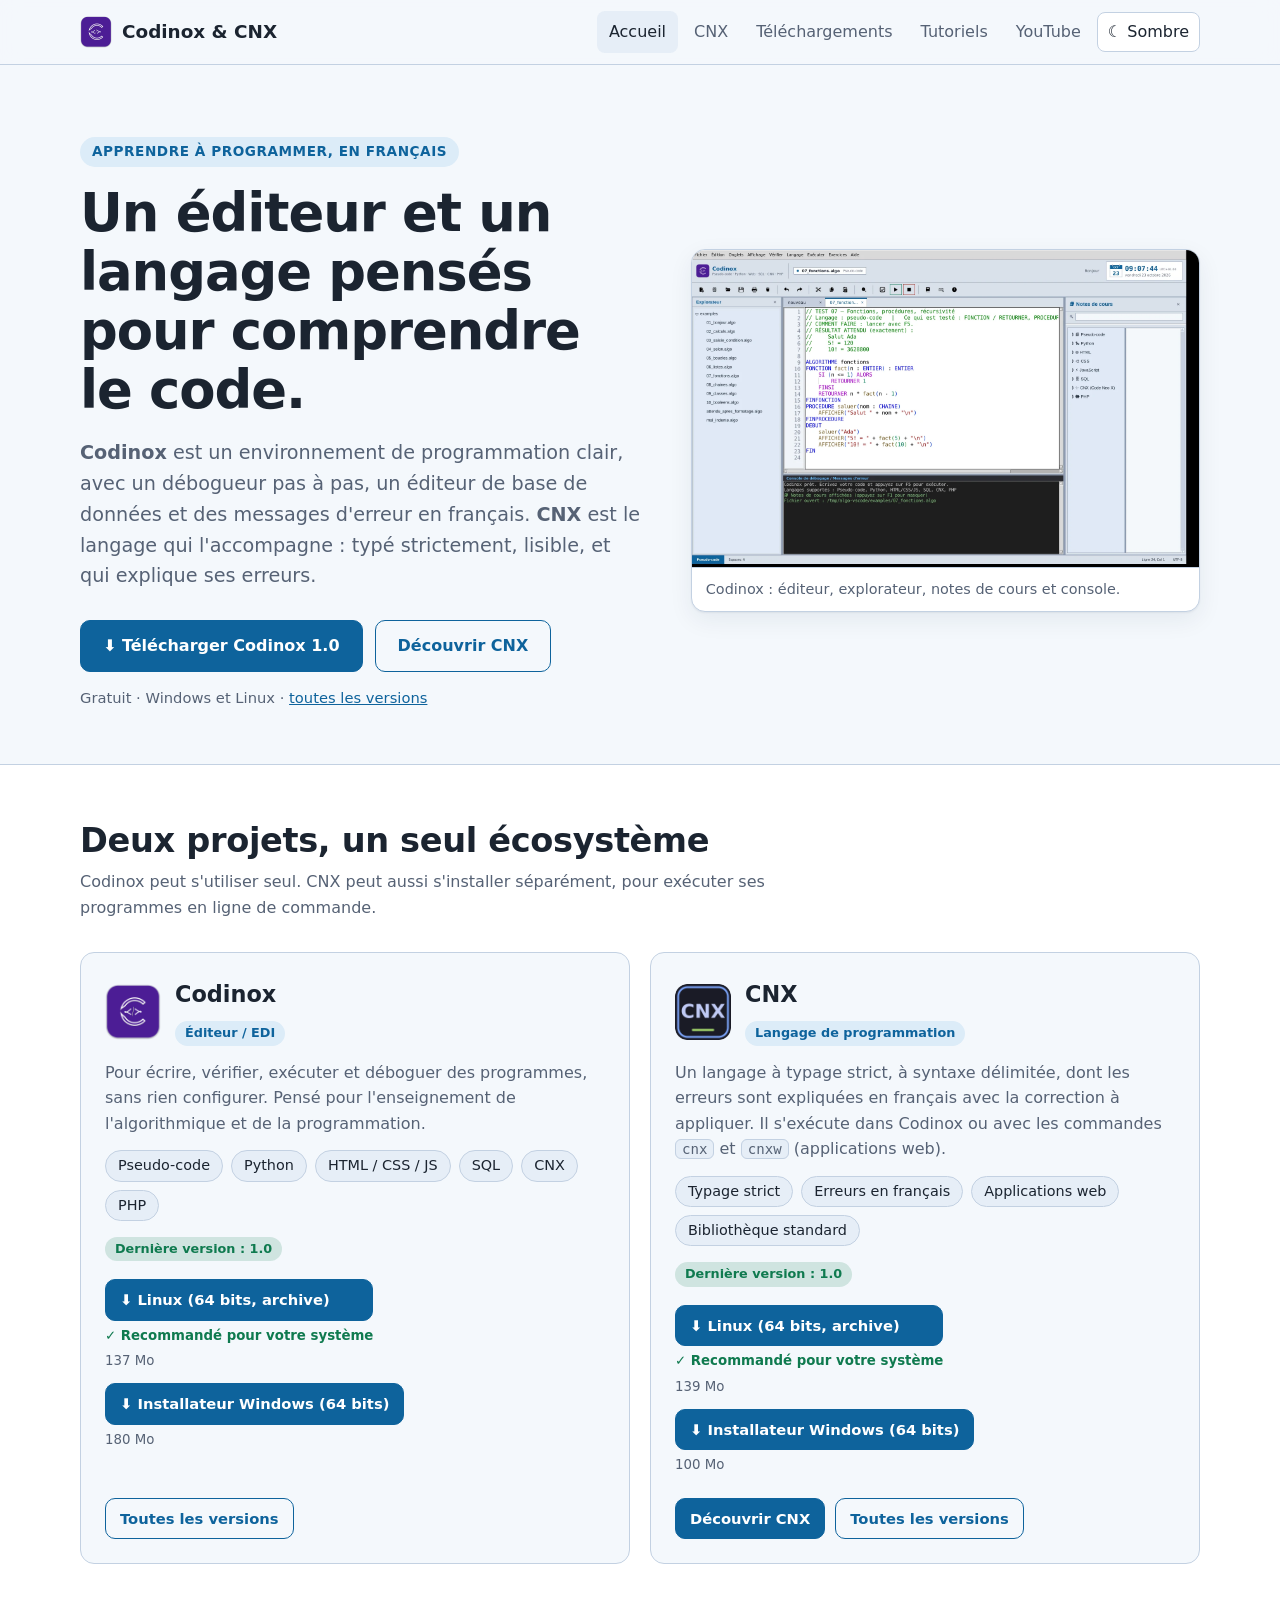
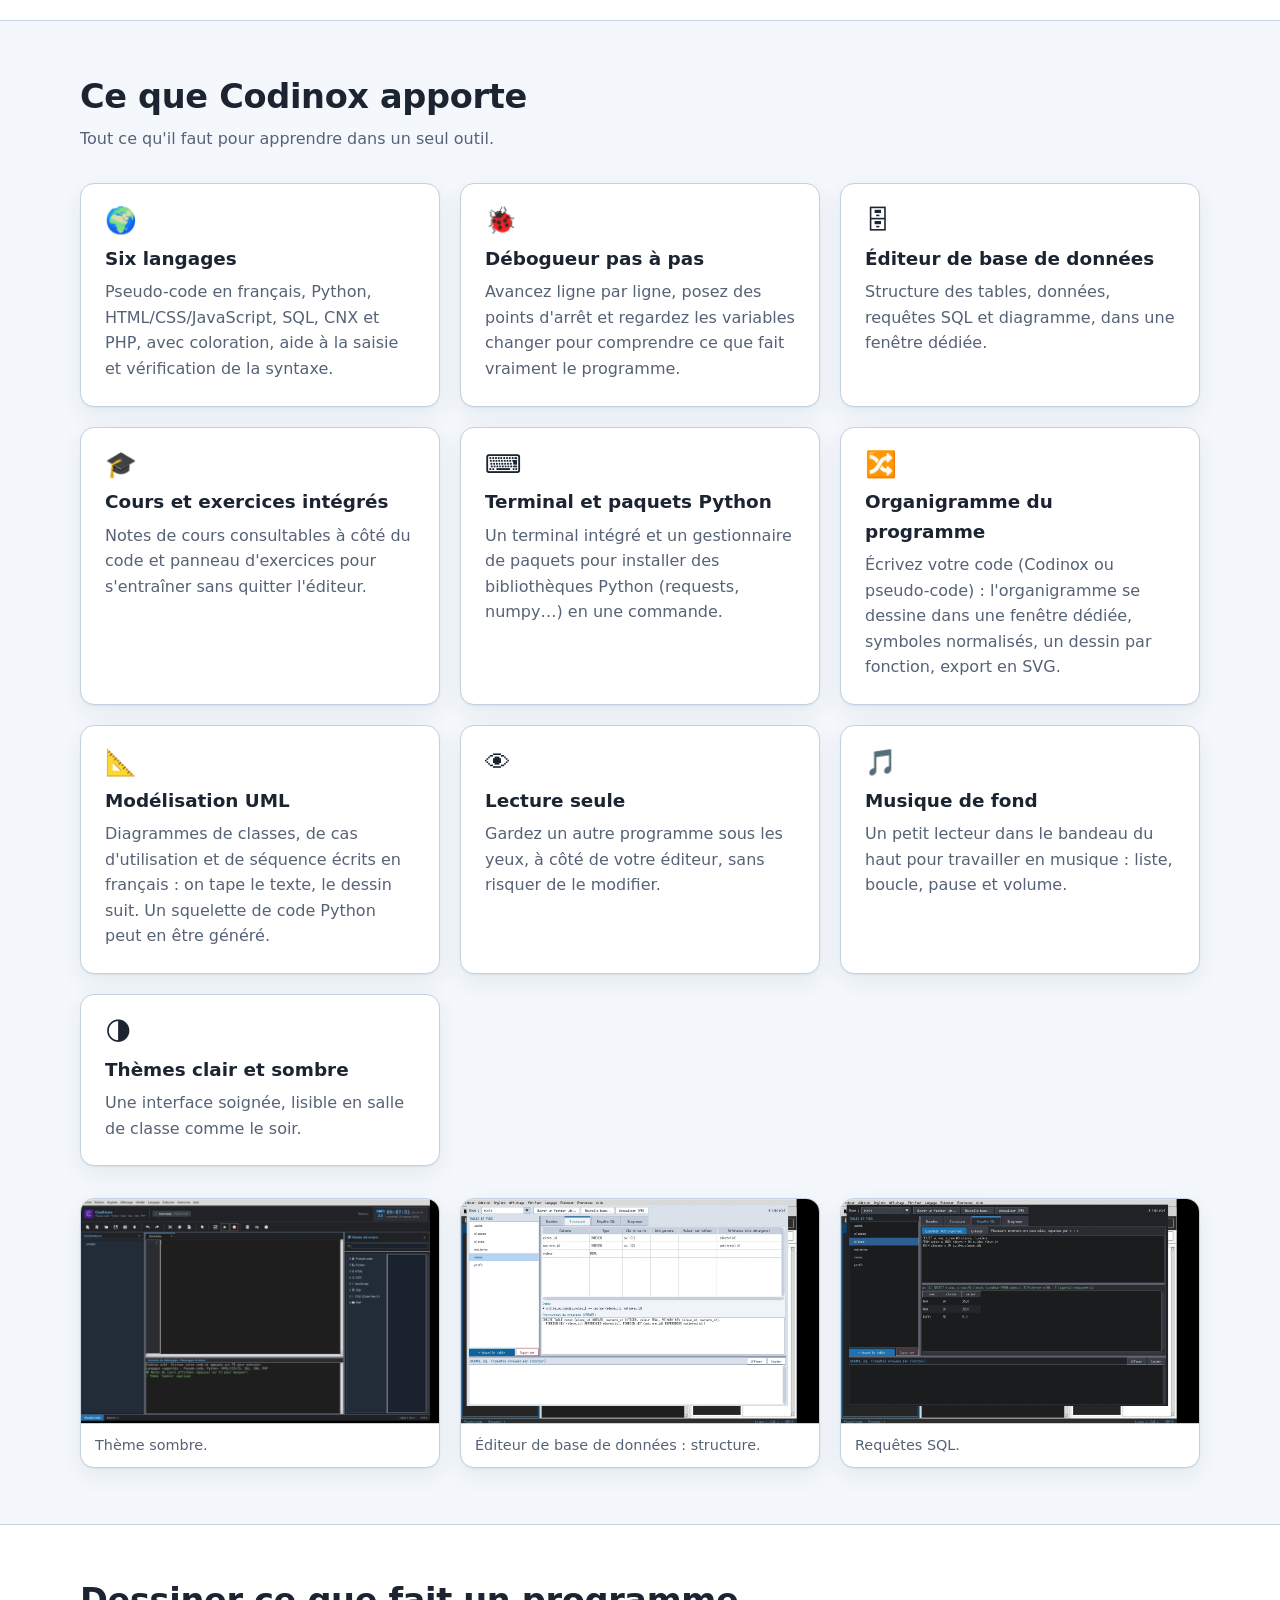
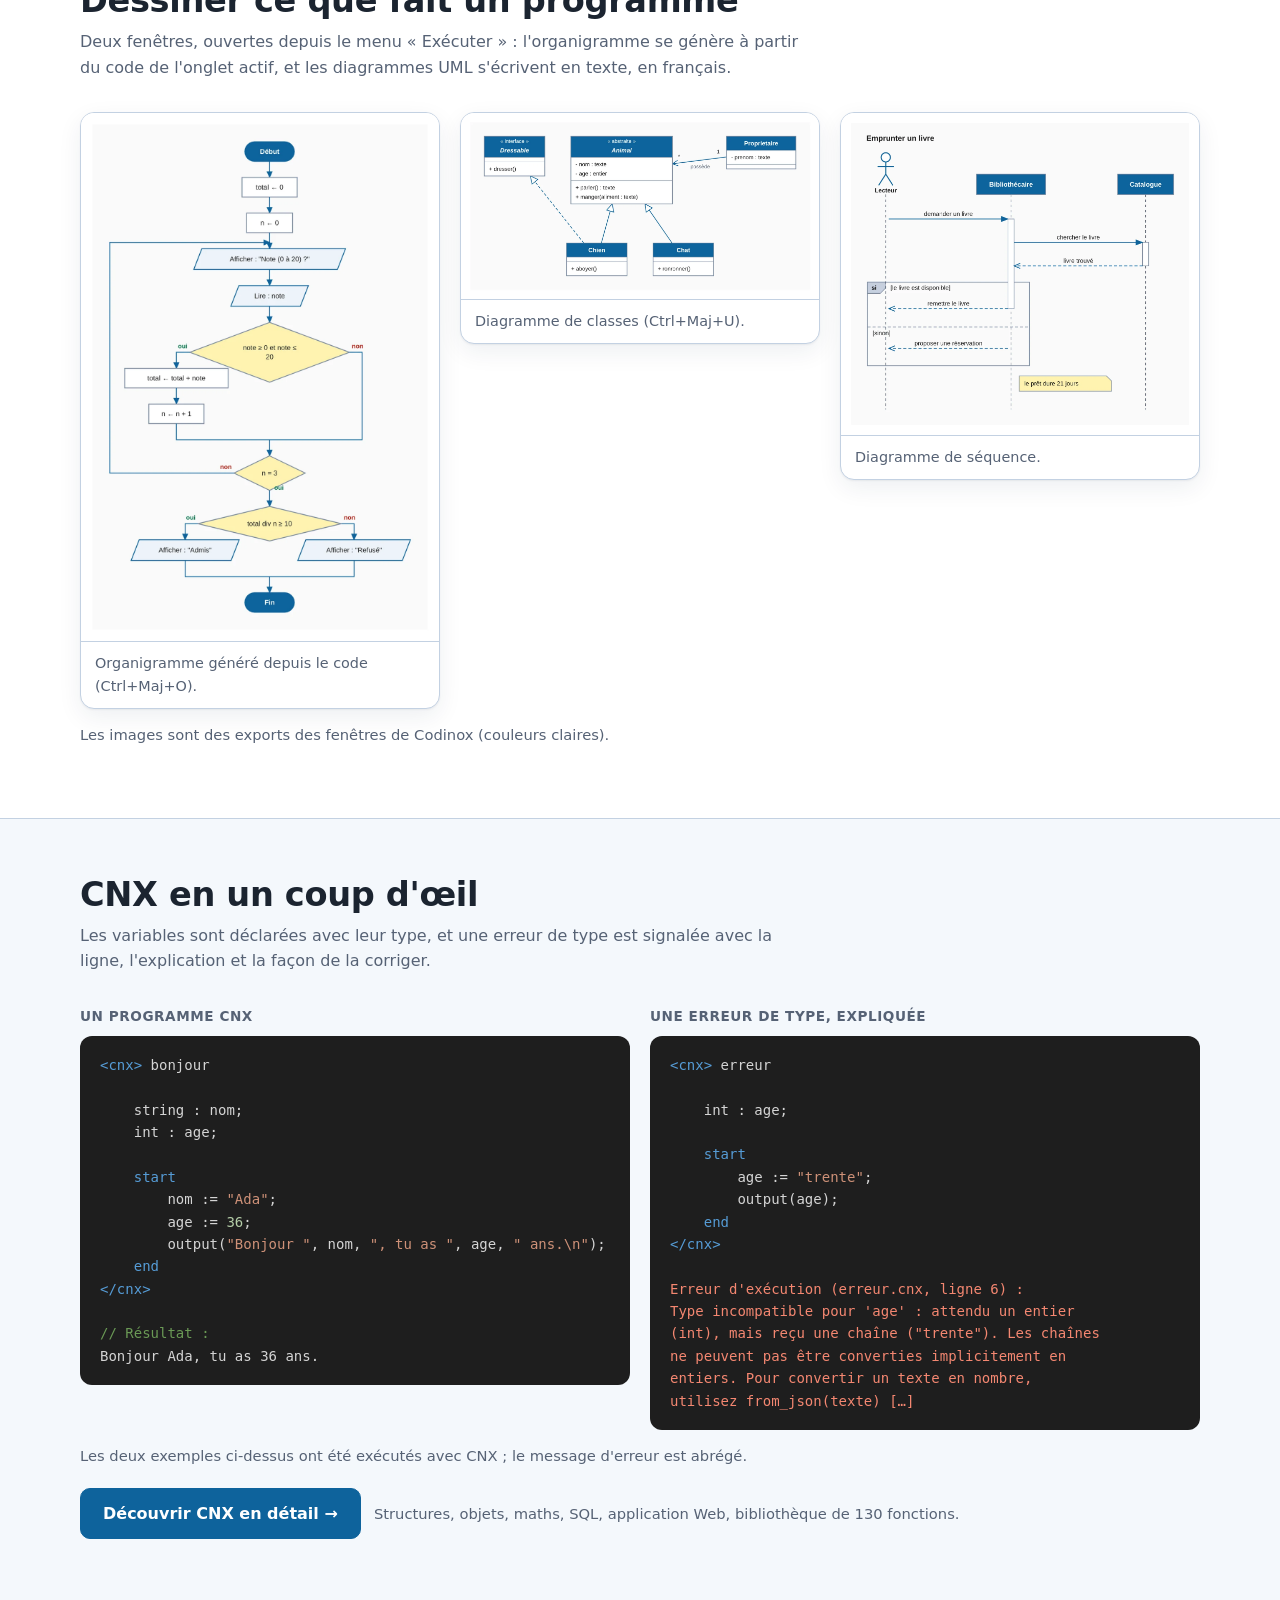
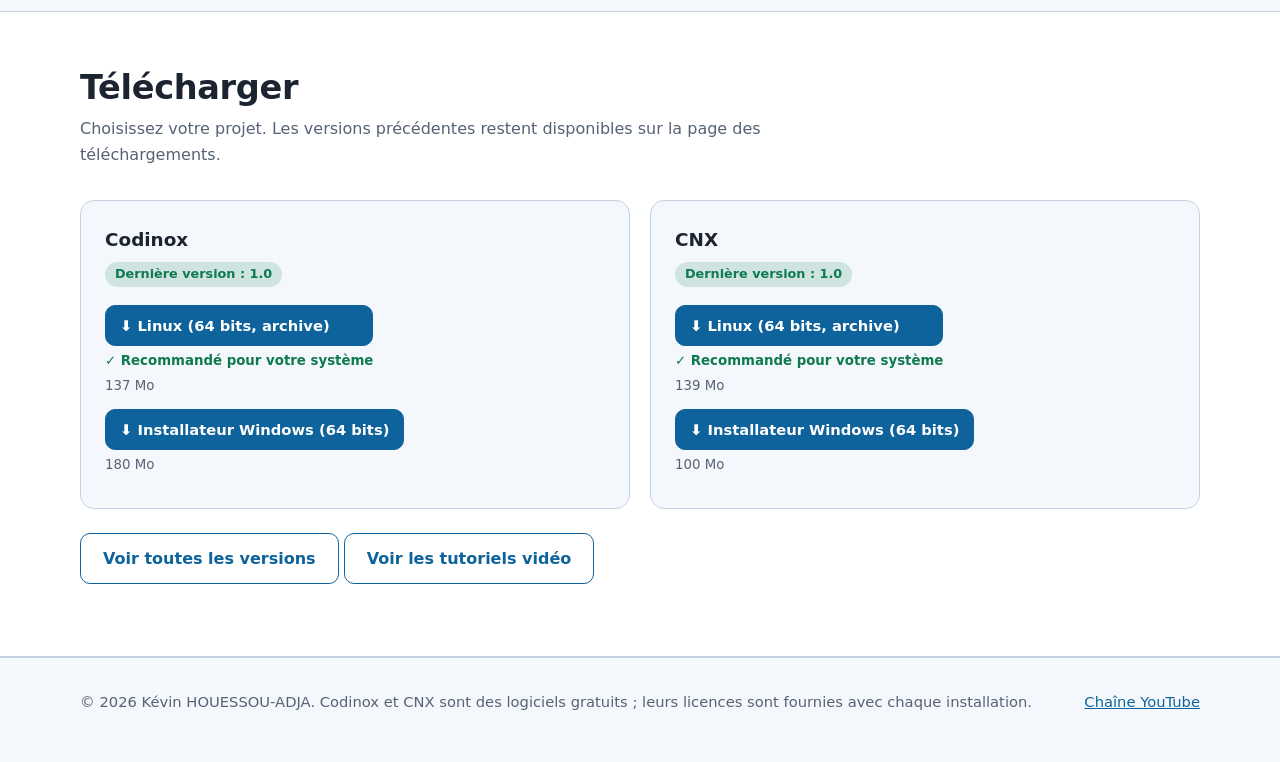
<file: docs/index.html>
<!doctype html>
<html lang="fr">
<head>
<meta charset="utf-8">
<meta name="viewport" content="width=device-width, initial-scale=1">
<title>Codinox et CNX : programmer en français</title>
<meta name="description" content="Codinox, un environnement de programmation avec débogueur pas à pas, et CNX, un langage typé aux erreurs en français. Téléchargement gratuit.">
<link rel="icon" type="image/png" href="img/favicon.png">
<link rel="stylesheet" href="style.css">
</head>
<body>
<header class="site-header">
  <div class="wrap">
    <a class="brand" href="index.html"><img src="img/codinox.png" alt="" width="32" height="32"><span>Codinox &amp; CNX</span></a>
    <nav class="nav" aria-label="Navigation principale">
      <a href="index.html" aria-current="page">Accueil</a>
      <a href="cnx.html">CNX</a>
      <a href="telechargements.html">Téléchargements</a>
      <a href="tutoriels.html">Tutoriels</a>
      <a class="yt-link" href="https://www.youtube.com/channel/UCrIPfDknOraA24e07dwppJg" rel="noopener">YouTube</a>
      <button class="theme-btn" type="button" aria-label="Changer de thème">☾ Sombre</button>
    </nav>
  </div>
</header>

<main>
<section class="hero">
  <div class="wrap">
    <div>
      <span class="eyebrow">Apprendre à programmer, en français</span>
      <h1>Un éditeur et un langage pensés pour comprendre le code.</h1>
      <p class="lead"><strong>Codinox</strong> est un environnement de programmation clair, avec un débogueur pas à pas, un éditeur de base de données et des messages d'erreur en français.
      <strong>CNX</strong> est le langage qui l'accompagne : typé strictement, lisible, et qui explique ses erreurs.</p>
      <div class="cta">
        <a class="btn" data-hero-dl="codinox" href="telechargements.html#codinox">⬇ Télécharger Codinox</a>
        <a class="btn secondary" href="cnx.html">Découvrir CNX</a>
      </div>
      <p class="hero-note">Gratuit · Windows et Linux · <a href="telechargements.html">toutes les versions</a></p>
    </div>
    <figure class="shot">
      <img src="img/interface_clair.webp" alt="Fenêtre de Codinox : éditeur de pseudo-code avec explorateur de fichiers, notes de cours et console" width="1600" height="1000">
      <figcaption>Codinox : éditeur, explorateur, notes de cours et console.</figcaption>
    </figure>
  </div>
</section>

<section id="projets" class="alt">
  <div class="wrap">
    <h2>Deux projets, un seul écosystème</h2>
    <p class="sub">Codinox peut s'utiliser seul. CNX peut aussi s'installer séparément, pour exécuter ses programmes en ligne de commande.</p>
    <div class="grid two">
      <article class="card product" id="codinox">
        <header><img src="img/codinox.png" alt="" width="56" height="56"><div><h3>Codinox</h3><span class="badge">Éditeur / EDI</span></div></header>
        <p>Pour écrire, vérifier, exécuter et déboguer des programmes, sans rien configurer. Pensé pour l'enseignement de l'algorithmique et de la programmation.</p>
        <ul class="chips"><li>Pseudo-code</li><li>Python</li><li>HTML / CSS / JS</li><li>SQL</li><li>CNX</li><li>PHP</li></ul>
        <div data-latest="codinox" data-mode="compact"></div>
        <div class="actions"><a class="btn secondary small" href="telechargements.html#codinox">Toutes les versions</a></div>
      </article>
      <article class="card product" id="cnx">
        <header><img src="img/cnx.png" alt="" width="56" height="56"><div><h3>CNX</h3><span class="badge">Langage de programmation</span></div></header>
        <p>Un langage à typage strict, à syntaxe délimitée, dont les erreurs sont expliquées en français avec la correction à appliquer. Il s'exécute dans Codinox ou avec les commandes <code>cnx</code> et <code>cnxw</code> (applications web).</p>
        <ul class="chips"><li>Typage strict</li><li>Erreurs en français</li><li>Applications web</li><li>Bibliothèque standard</li></ul>
        <div data-latest="cnx" data-mode="compact"></div>
        <div class="actions"><a class="btn small" href="cnx.html">Découvrir CNX</a> <a class="btn secondary small" href="telechargements.html#cnx">Toutes les versions</a></div>
      </article>
    </div>
  </div>
</section>

<section id="fonctions">
  <div class="wrap">
    <h2>Ce que Codinox apporte</h2>
    <p class="sub">Tout ce qu'il faut pour apprendre dans un seul outil.</p>
    <div class="grid three">
      <div class="card"><div class="icon" aria-hidden="true">🌍</div><h3>Six langages</h3><p>Pseudo-code en français, Python, HTML/CSS/JavaScript, SQL, CNX et PHP, avec coloration, aide à la saisie et vérification de la syntaxe.</p></div>
      <div class="card"><div class="icon" aria-hidden="true">🐞</div><h3>Débogueur pas à pas</h3><p>Avancez ligne par ligne, posez des points d'arrêt et regardez les variables changer pour comprendre ce que fait vraiment le programme.</p></div>
      <div class="card"><div class="icon" aria-hidden="true">🗄</div><h3>Éditeur de base de données</h3><p>Structure des tables, données, requêtes SQL et diagramme, dans une fenêtre dédiée.</p></div>
      <div class="card"><div class="icon" aria-hidden="true">🎓</div><h3>Cours et exercices intégrés</h3><p>Notes de cours consultables à côté du code et panneau d'exercices pour s'entraîner sans quitter l'éditeur.</p></div>
      <div class="card"><div class="icon" aria-hidden="true">⌨</div><h3>Terminal et paquets Python</h3><p>Un terminal intégré et un gestionnaire de paquets pour installer des bibliothèques Python (requests, numpy…) en une commande.</p></div>
      <div class="card"><div class="icon" aria-hidden="true">🔀</div><h3>Organigramme du programme</h3><p>Écrivez votre code (Codinox ou pseudo-code) : l'organigramme se dessine dans une fenêtre dédiée, symboles normalisés, un dessin par fonction, export en SVG.</p></div>
      <div class="card"><div class="icon" aria-hidden="true">📐</div><h3>Modélisation UML</h3><p>Diagrammes de classes, de cas d'utilisation et de séquence écrits en français : on tape le texte, le dessin suit. Un squelette de code Python peut en être généré.</p></div>
      <div class="card"><div class="icon" aria-hidden="true">👁</div><h3>Lecture seule</h3><p>Gardez un autre programme sous les yeux, à côté de votre éditeur, sans risquer de le modifier.</p></div>
      <div class="card"><div class="icon" aria-hidden="true">🎵</div><h3>Musique de fond</h3><p>Un petit lecteur dans le bandeau du haut pour travailler en musique : liste, boucle, pause et volume.</p></div>
      <div class="card"><div class="icon" aria-hidden="true">🌗</div><h3>Thèmes clair et sombre</h3><p>Une interface soignée, lisible en salle de classe comme le soir.</p></div>
    </div>
    <div class="gallery" style="margin-top:32px">
      <figure class="shot"><img src="img/interface_sombre.webp" alt="Codinox en thème sombre" loading="lazy" width="1600" height="1000"><figcaption>Thème sombre.</figcaption></figure>
      <figure class="shot"><img src="img/bdd_structure.webp" alt="Éditeur de base de données : structure des tables" loading="lazy" width="1280" height="800"><figcaption>Éditeur de base de données : structure.</figcaption></figure>
      <figure class="shot"><img src="img/bdd_sql.webp" alt="Éditeur de base de données : requêtes SQL en thème sombre" loading="lazy" width="1280" height="800"><figcaption>Requêtes SQL.</figcaption></figure>
    </div>
  </div>
</section>

<section id="modelisation" class="alt">
  <div class="wrap">
    <h2>Dessiner ce que fait un programme</h2>
    <p class="sub">Deux fenêtres, ouvertes depuis le menu « Exécuter » : l'organigramme se génère à partir du code de l'onglet actif, et les diagrammes UML s'écrivent en texte, en français.</p>
    <div class="gallery">
      <figure class="shot"><img src="img/organigramme.webp" alt="Organigramme d'un programme qui calcule une moyenne : début, lecture, tests oui/non, boucle, fin" loading="lazy" width="1000" height="1474"><figcaption>Organigramme généré depuis le code (Ctrl+Maj+O).</figcaption></figure>
      <figure class="shot"><img src="img/uml_classes.webp" alt="Diagramme de classes : Animal, Chien, Chat, Dressable et Propriétaire" loading="lazy" width="1400" height="726"><figcaption>Diagramme de classes (Ctrl+Maj+U).</figcaption></figure>
      <figure class="shot"><img src="img/uml_sequence.webp" alt="Diagramme de séquence : emprunter un livre" loading="lazy" width="1400" height="1257"><figcaption>Diagramme de séquence.</figcaption></figure>
    </div>
    <p class="hero-note">Les images sont des exports des fenêtres de Codinox (couleurs claires).</p>
  </div>
</section>

<section id="cnx-langage">
  <div class="wrap">
    <h2>CNX en un coup d'œil</h2>
    <p class="sub">Les variables sont déclarées avec leur type, et une erreur de type est signalée avec la ligne, l'explication et la façon de la corriger.</p>
    <div class="code-pair">
      <div>
        <p class="code-title">Un programme CNX</p>
<pre><span class="k">&lt;cnx&gt;</span> bonjour

    string : nom;
    int : age;

    <span class="k">start</span>
        nom := <span class="s">"Ada"</span>;
        age := <span class="n">36</span>;
        output(<span class="s">"Bonjour "</span>, nom, <span class="s">", tu as "</span>, age, <span class="s">" ans.\n"</span>);
    <span class="k">end</span>
<span class="k">&lt;/cnx&gt;</span>

<span class="c">// Résultat :</span>
Bonjour Ada, tu as 36 ans.</pre>
      </div>
      <div>
        <p class="code-title">Une erreur de type, expliquée</p>
<pre><span class="k">&lt;cnx&gt;</span> erreur

    int : age;

    <span class="k">start</span>
        age := <span class="s">"trente"</span>;
        output(age);
    <span class="k">end</span>
<span class="k">&lt;/cnx&gt;</span>

<span class="e">Erreur d'exécution (erreur.cnx, ligne 6) :
Type incompatible pour 'age' : attendu un entier
(int), mais reçu une chaîne ("trente"). Les chaînes
ne peuvent pas être converties implicitement en
entiers. Pour convertir un texte en nombre,
utilisez from_json(texte) […]</span></pre>
      </div>
    </div>
    <p class="hero-note">Les deux exemples ci-dessus ont été exécutés avec CNX ; le message d'erreur est abrégé.</p>
    <p style="margin-top:20px"><a class="btn" href="cnx.html">Découvrir CNX en détail →</a> <span class="hero-note" style="margin-left:8px">Structures, objets, maths, SQL, application Web, bibliothèque de 130 fonctions.</span></p>
  </div>
</section>

<section id="telecharger" class="alt">
  <div class="wrap">
    <h2>Télécharger</h2>
    <p class="sub">Choisissez votre projet. Les versions précédentes restent disponibles sur la page des téléchargements.</p>
    <div class="grid two">
      <div class="card"><h3>Codinox</h3><div data-latest="codinox" data-mode="compact"></div></div>
      <div class="card"><h3>CNX</h3><div data-latest="cnx" data-mode="compact"></div></div>
    </div>
    <p style="margin-top:24px"><a class="btn secondary" href="telechargements.html">Voir toutes les versions</a> <a class="btn secondary" href="tutoriels.html">Voir les tutoriels vidéo</a></p>
  </div>
</section>
</main>

<footer>
  <div class="wrap">
    <p>© <span data-year>2026</span> Kévin HOUESSOU-ADJA. Codinox et CNX sont des logiciels gratuits ; leurs licences sont fournies avec chaque installation.</p>
    <p><a class="yt-link" href="https://www.youtube.com/channel/UCrIPfDknOraA24e07dwppJg" rel="noopener">Chaîne YouTube</a></p>
  </div>
</footer>
<script src="data/releases.js"></script>
<script src="site.js"></script>
</body>
</html>
</file>
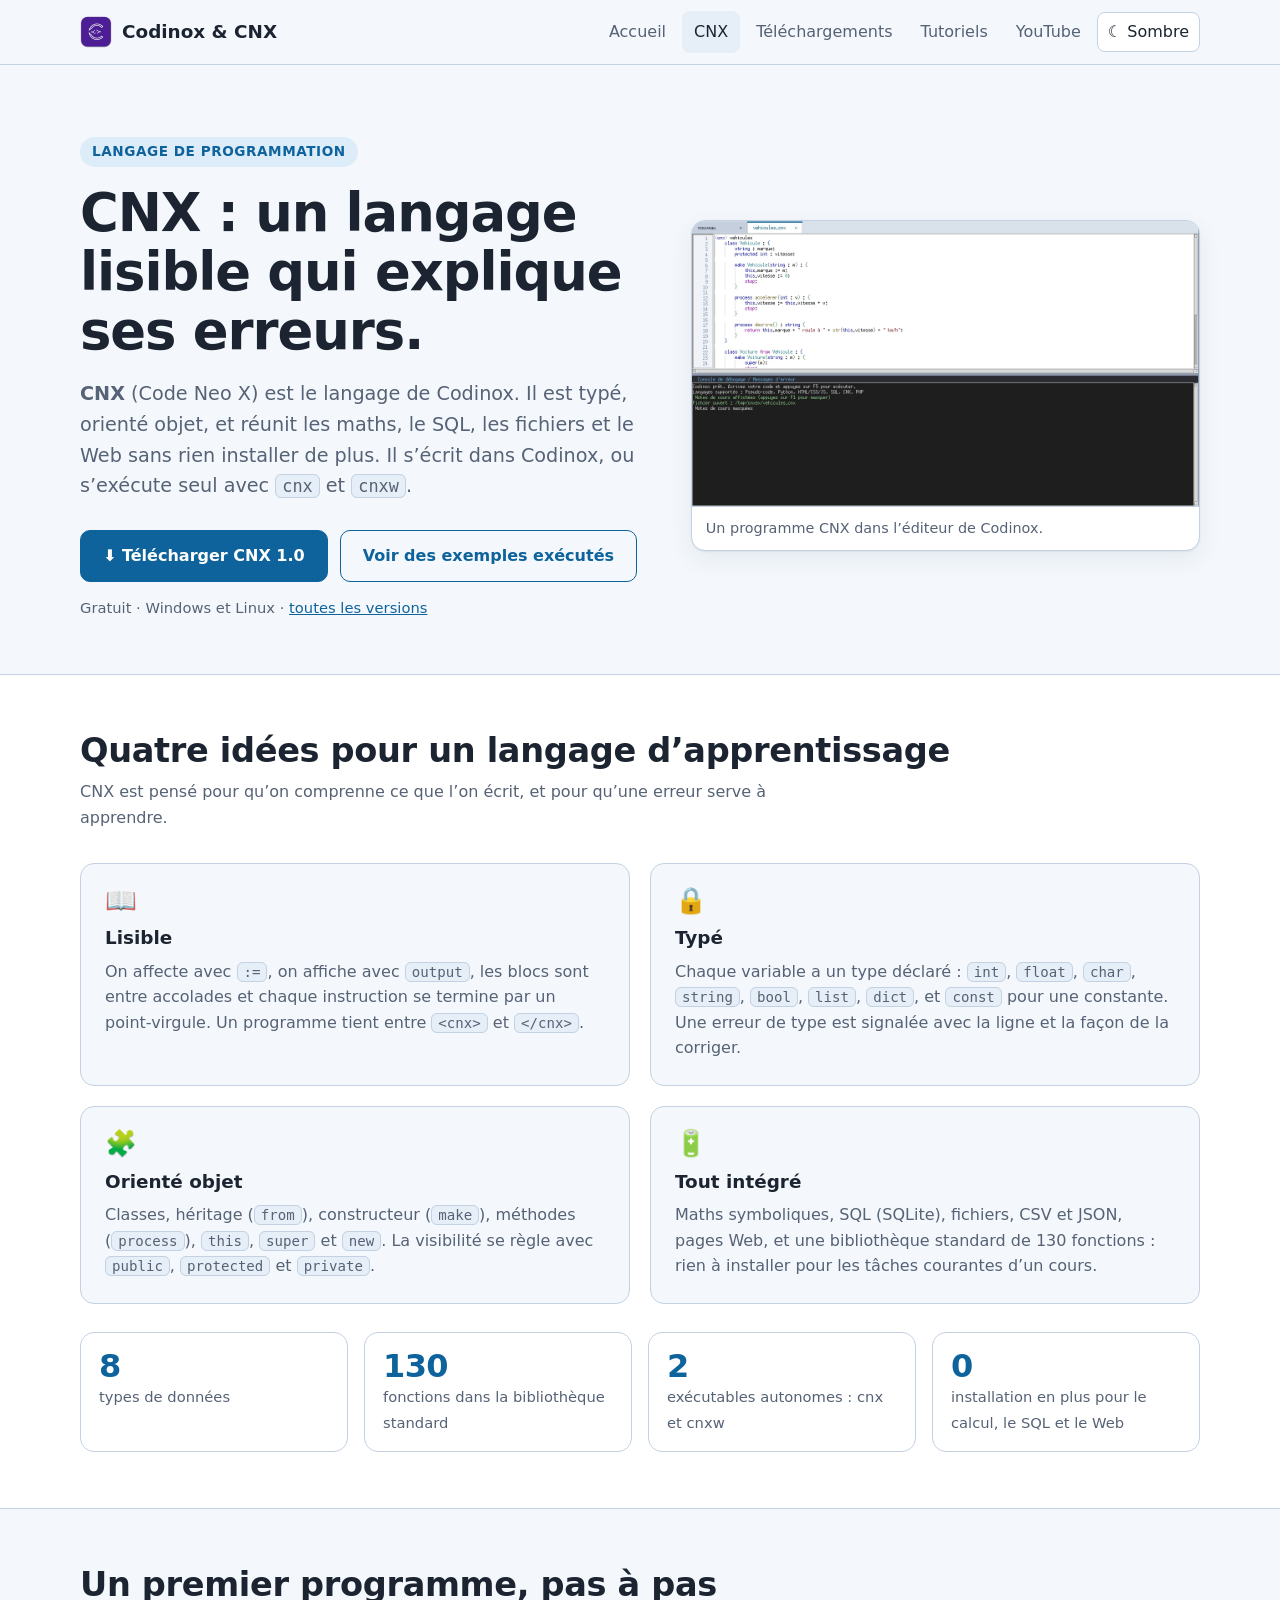
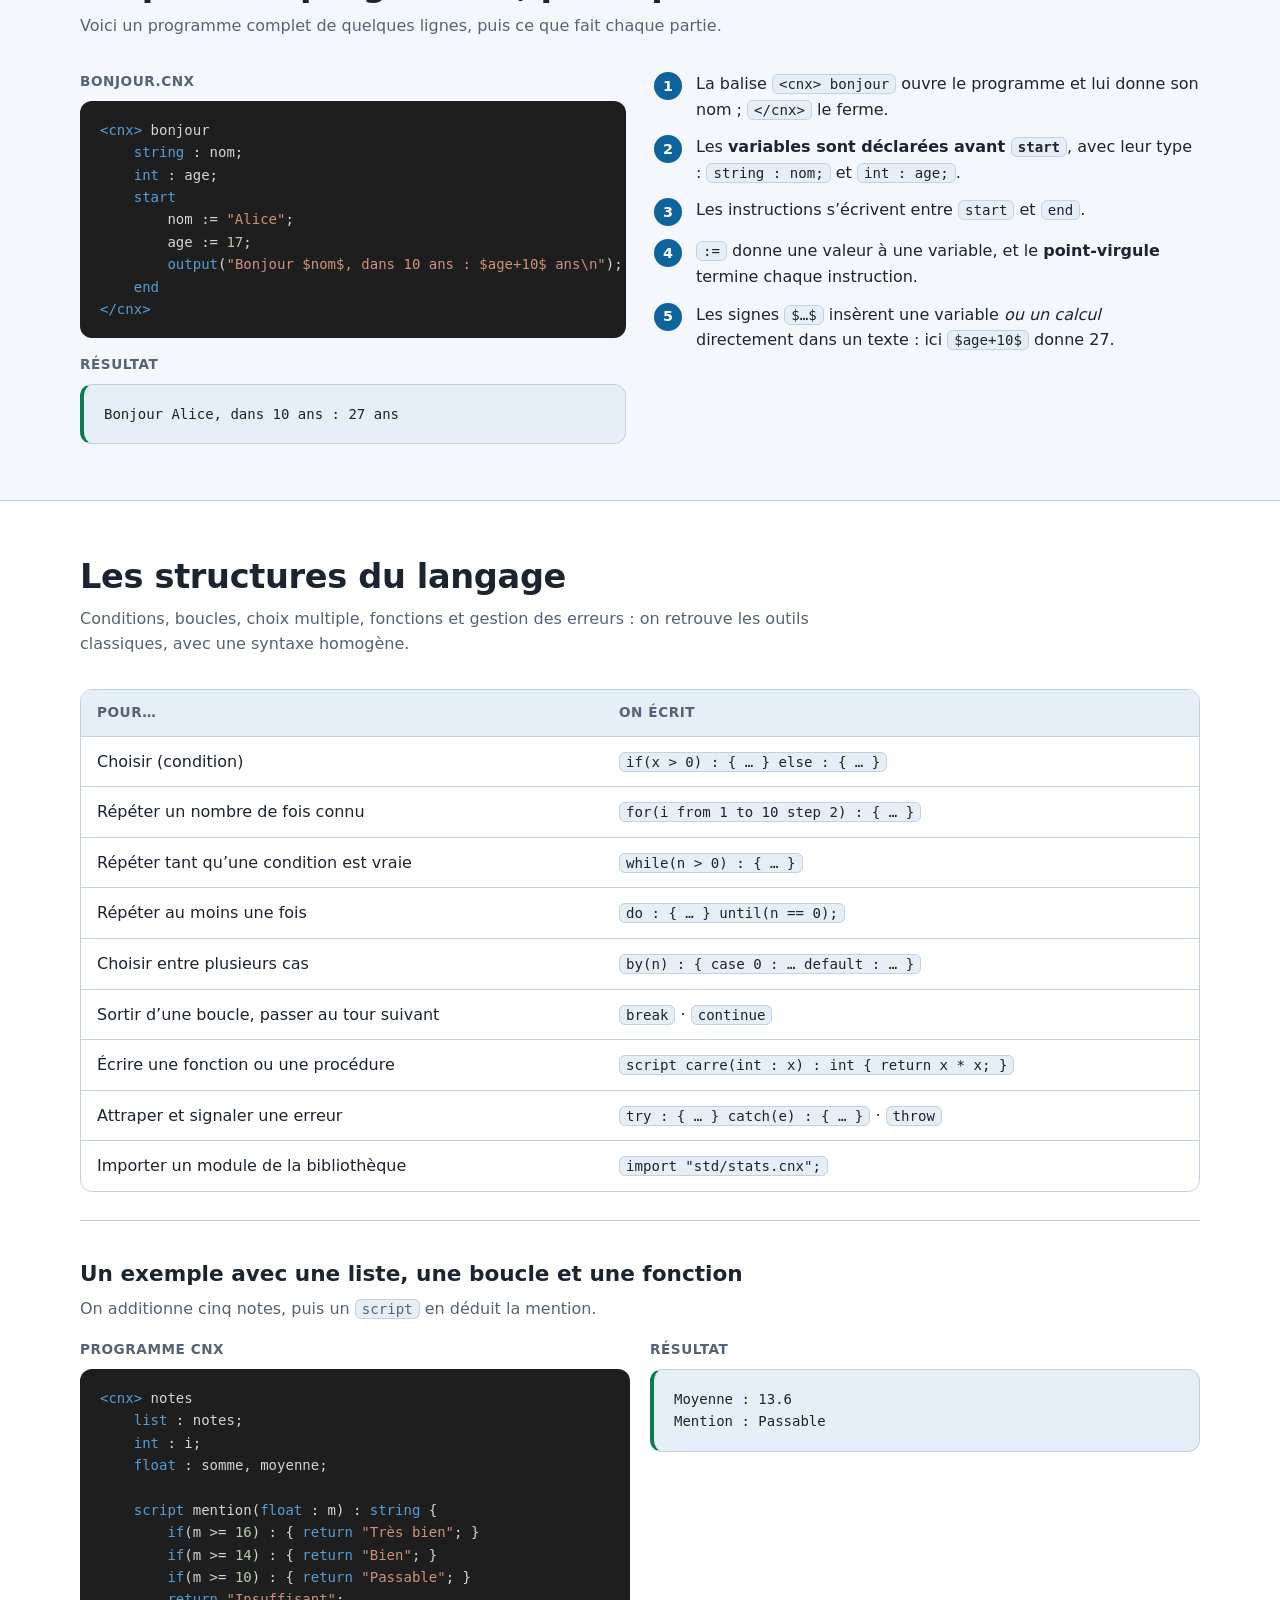
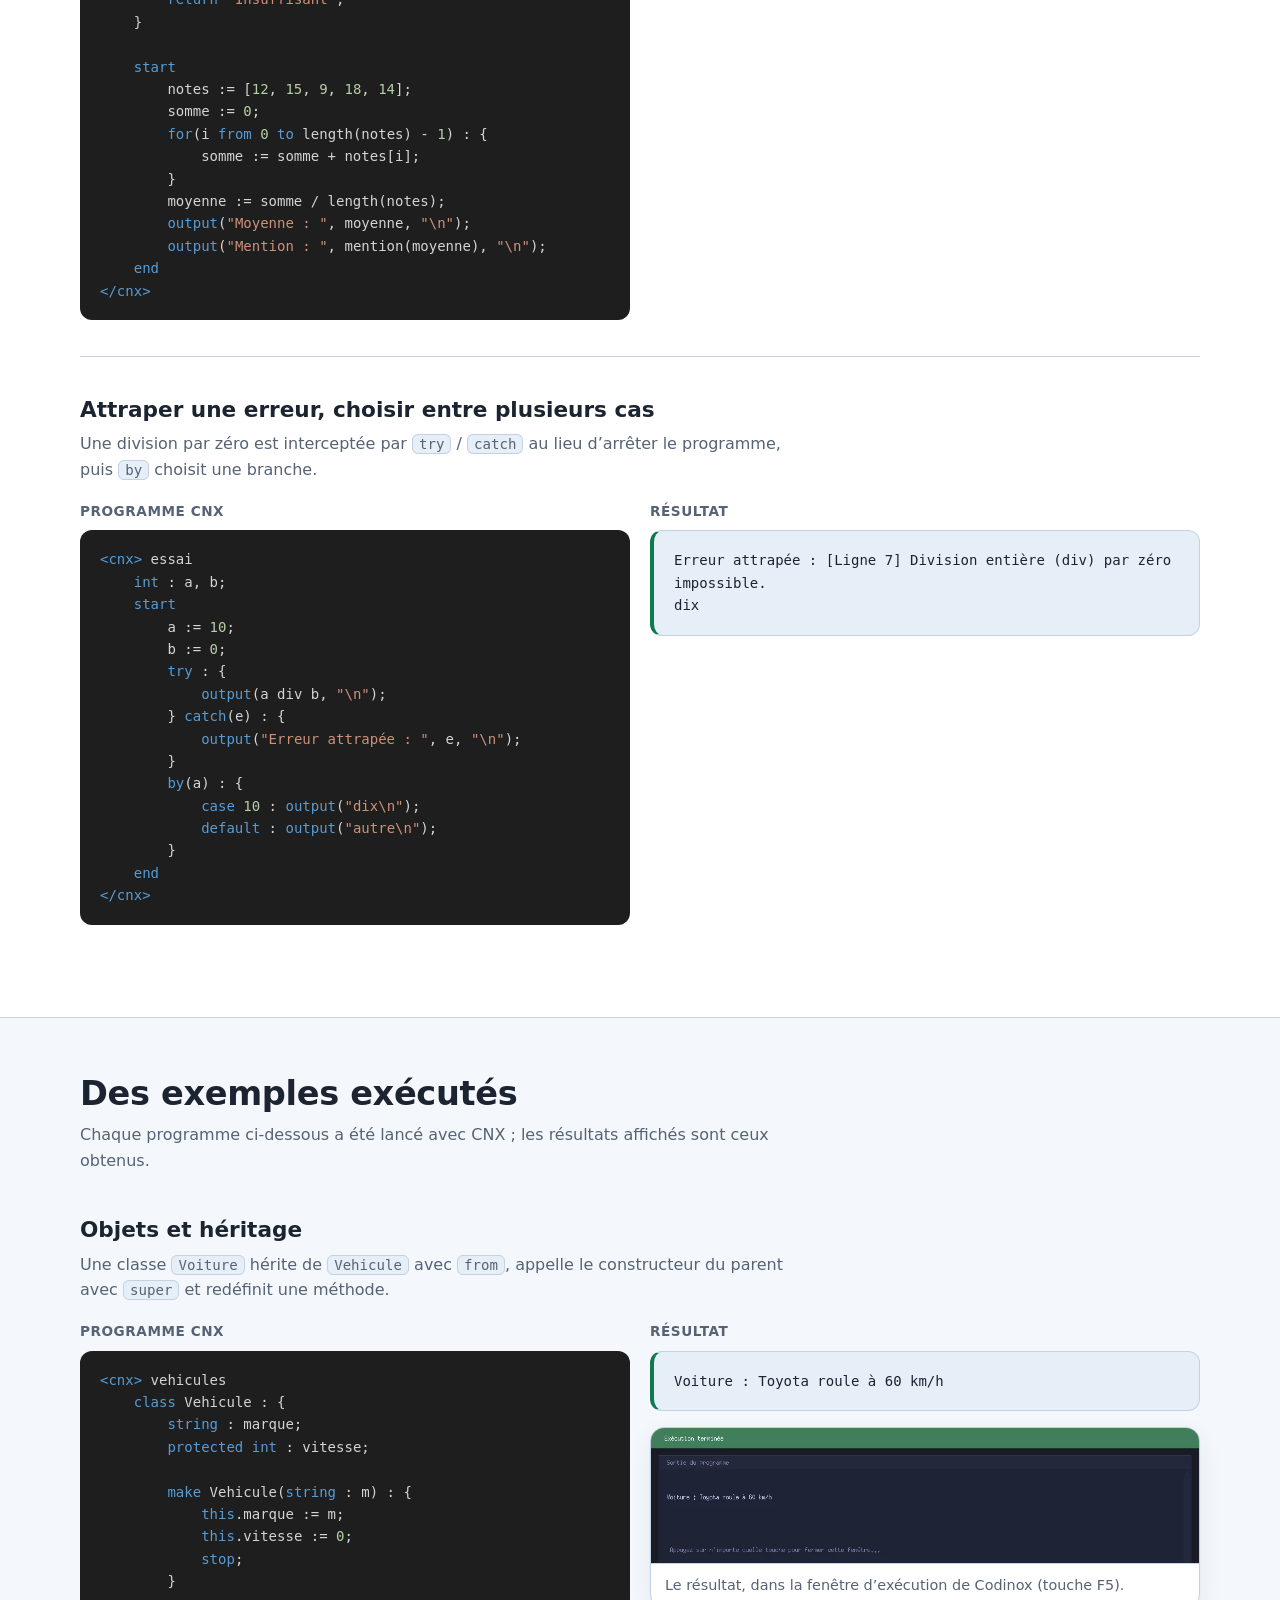
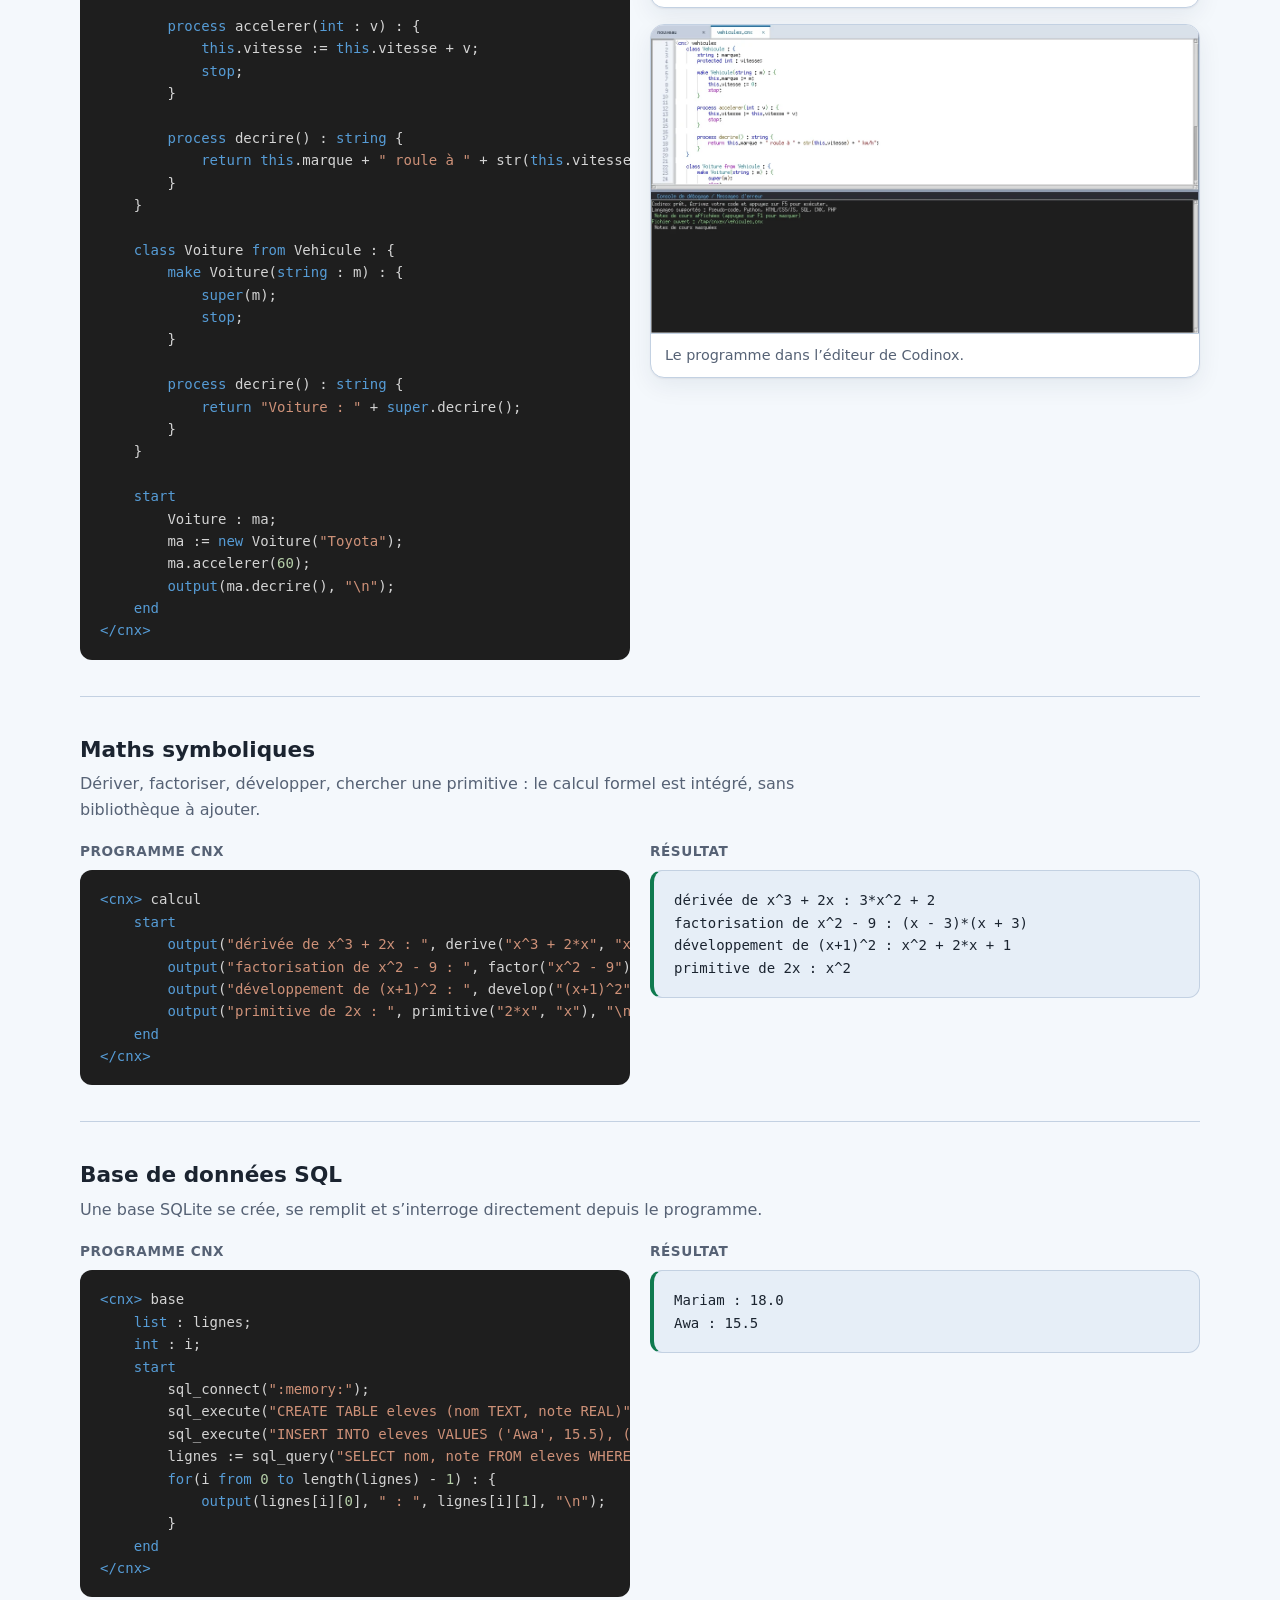
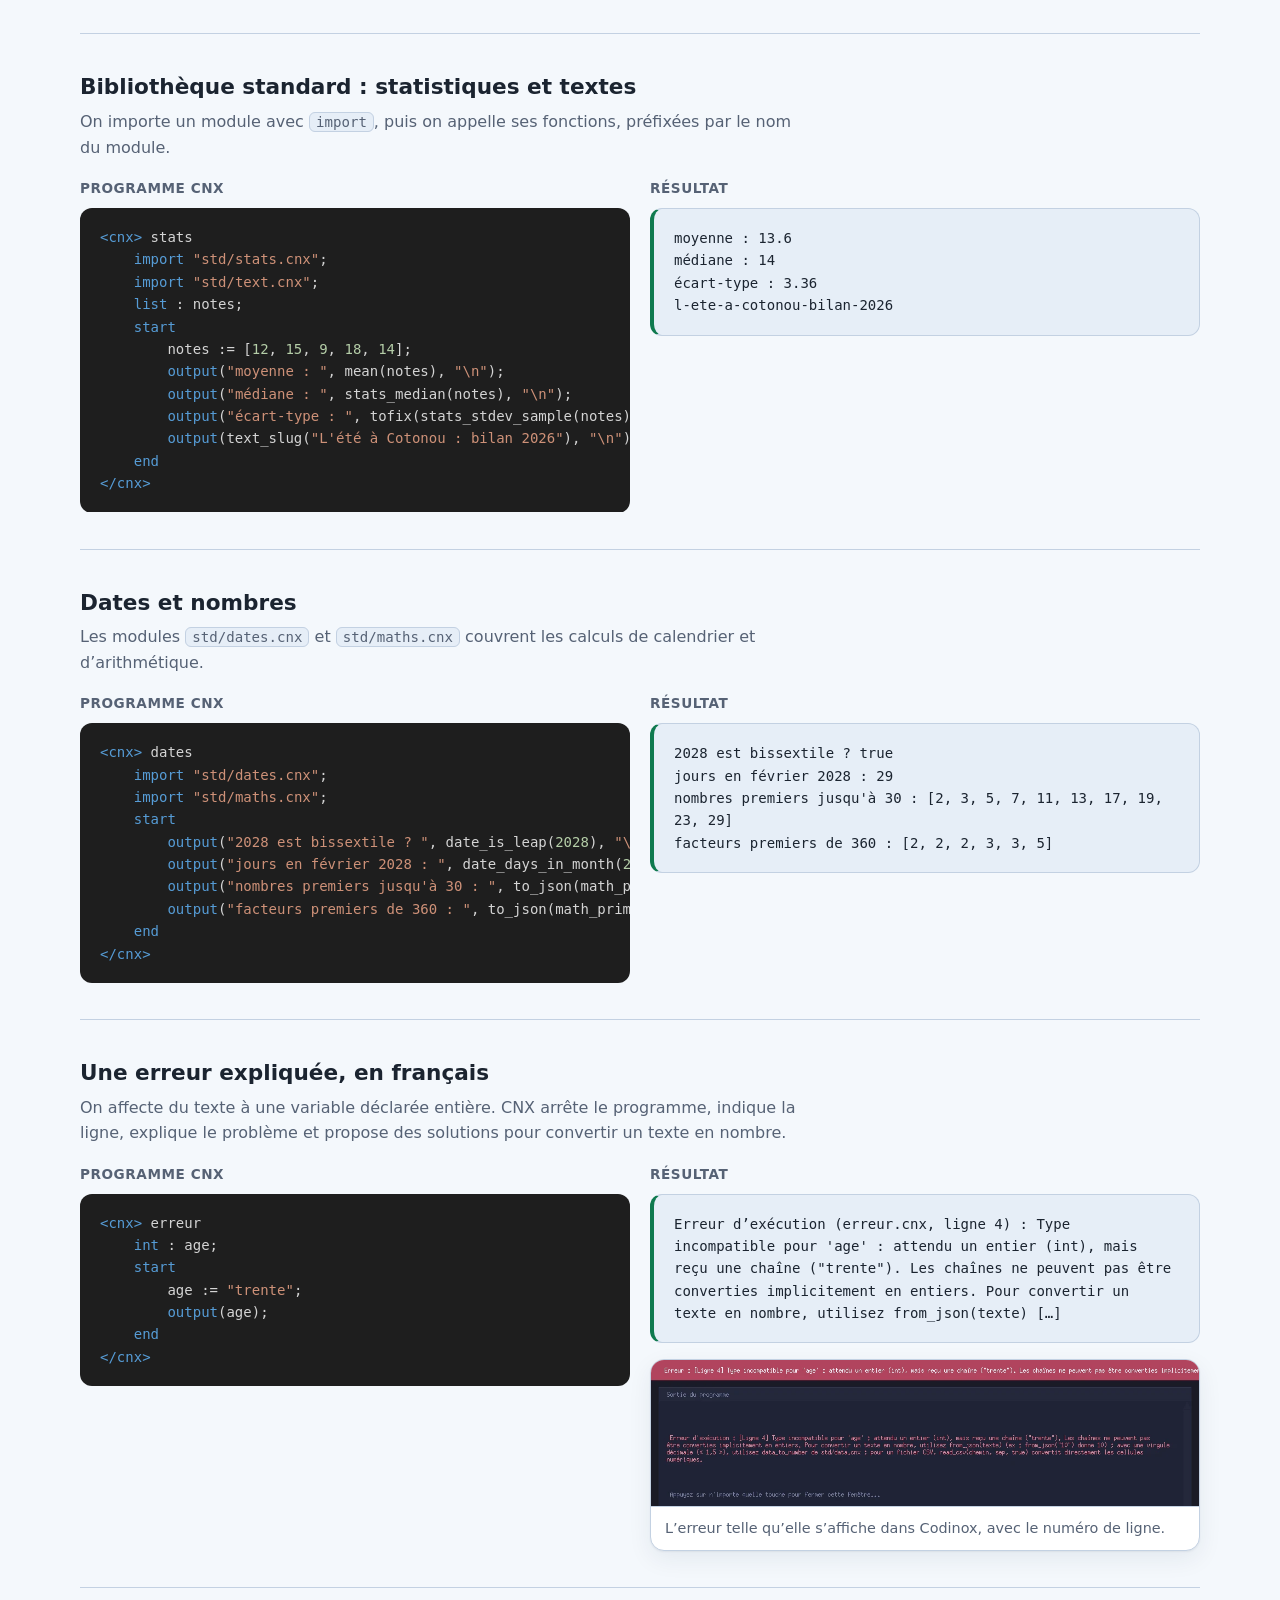
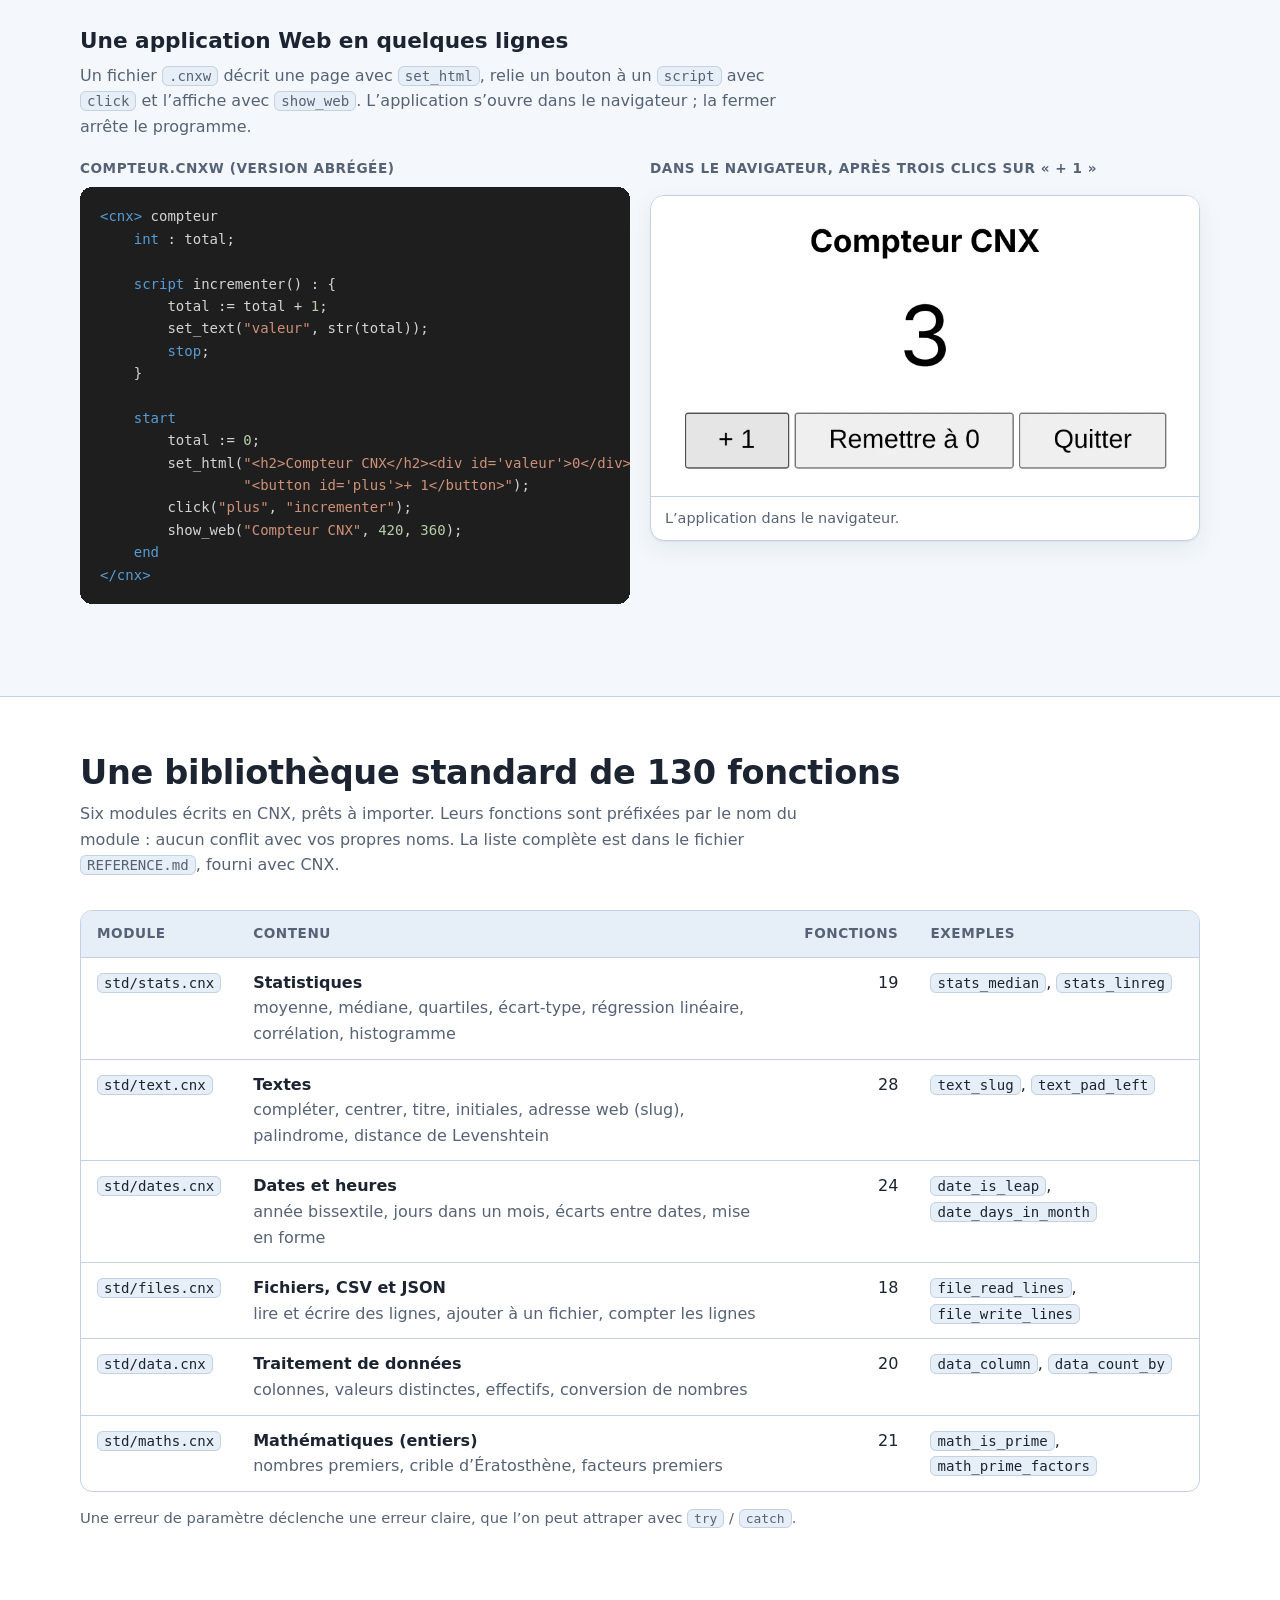
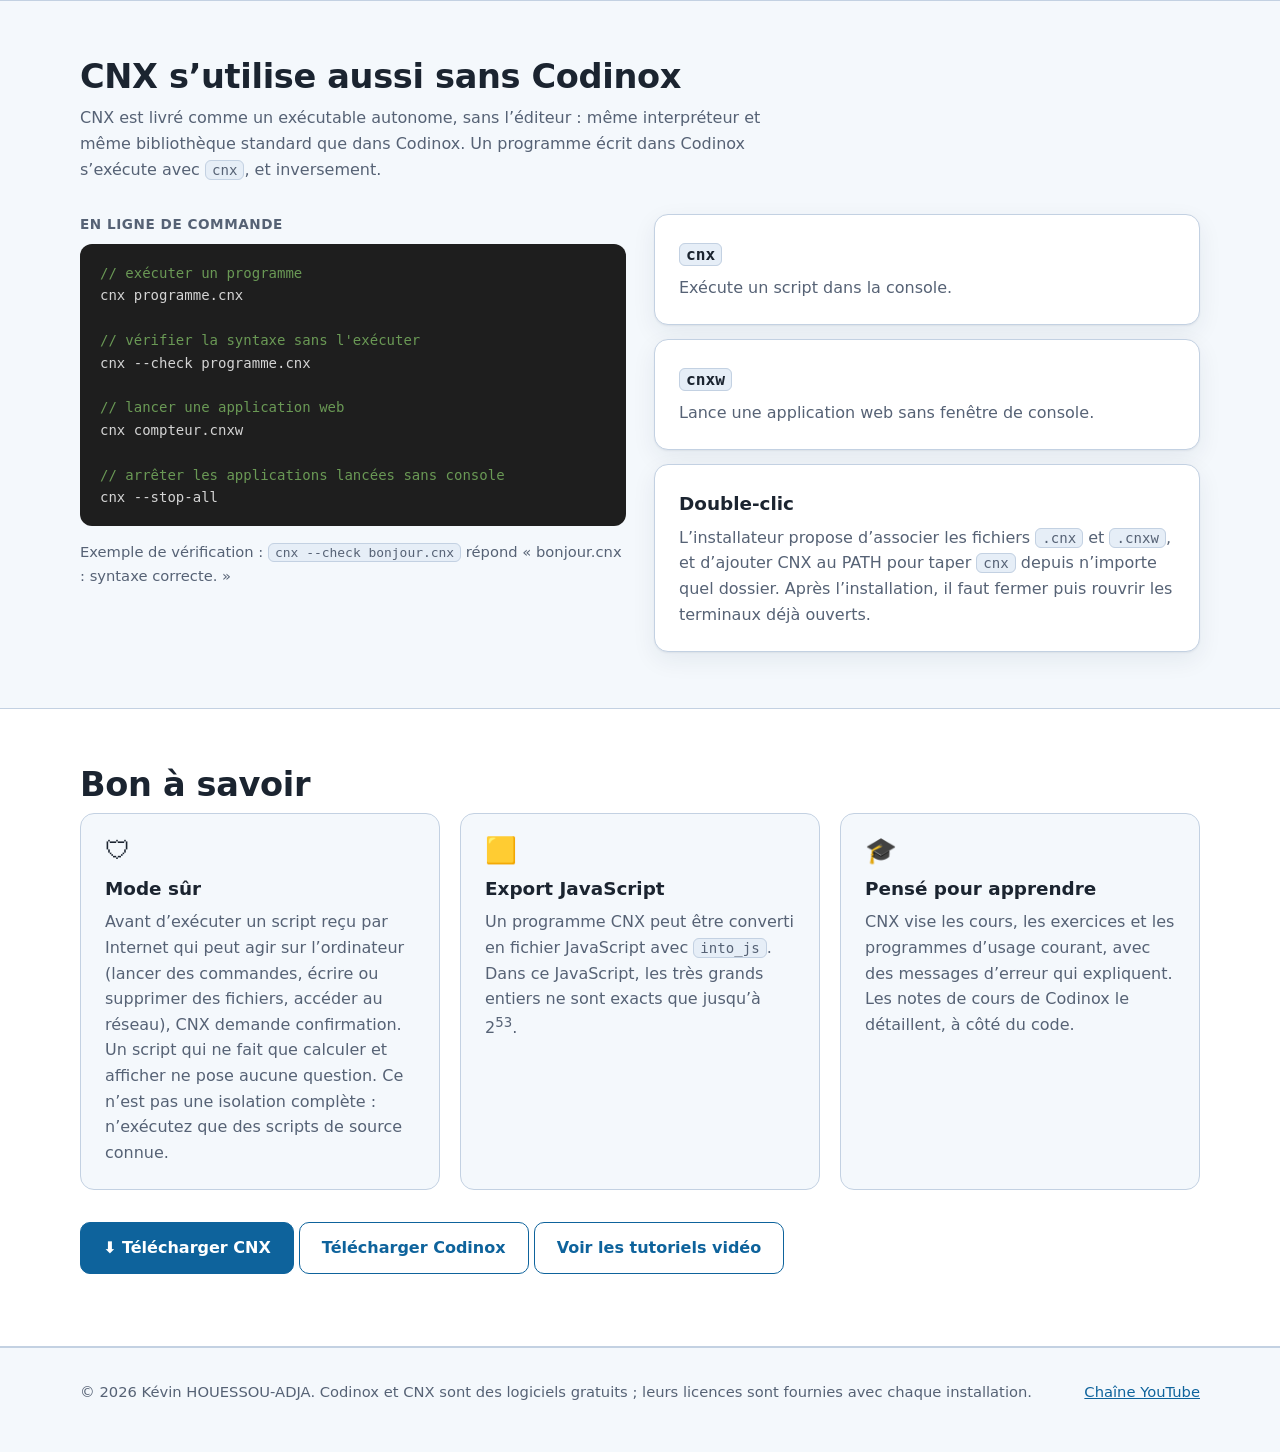
<file: docs/cnx.html>
<!doctype html>
<html lang="fr">
<head>
<meta charset="utf-8">
<meta name="viewport" content="width=device-width, initial-scale=1">
<title>CNX : le langage de programmation de Codinox</title>
<meta name="description" content="CNX (Code Neo X) : un langage lisible, typé et orienté objet, avec maths, SQL, fichiers et Web intégrés, qui explique ses erreurs en français.">
<link rel="icon" type="image/png" href="img/favicon.png">
<link rel="stylesheet" href="style.css">
</head>
<body>
<header class="site-header">
  <div class="wrap">
    <a class="brand" href="index.html"><img src="img/codinox.png" alt="" width="32" height="32"><span>Codinox &amp; CNX</span></a>
    <nav class="nav" aria-label="Navigation principale">
      <a href="index.html">Accueil</a>
      <a href="cnx.html" aria-current="page">CNX</a>
      <a href="telechargements.html">Téléchargements</a>
      <a href="tutoriels.html">Tutoriels</a>
      <a class="yt-link" href="https://www.youtube.com/channel/UCrIPfDknOraA24e07dwppJg" rel="noopener">YouTube</a>
      <button class="theme-btn" type="button" aria-label="Changer de thème">☾ Sombre</button>
    </nav>
  </div>
</header>

<main>
<section class="hero">
  <div class="wrap">
    <div>
      <span class="eyebrow">Langage de programmation</span>
      <h1>CNX : un langage lisible qui explique ses erreurs.</h1>
      <p class="lead"><strong>CNX</strong> (Code Neo X) est le langage de Codinox. Il est typé, orienté objet, et réunit les maths, le SQL, les fichiers et le Web sans rien installer de plus. Il s’écrit dans Codinox, ou s’exécute seul avec <code>cnx</code> et <code>cnxw</code>.</p>
      <div class="cta">
        <a class="btn" data-hero-dl="cnx" href="telechargements.html#cnx">⬇ Télécharger CNX</a>
        <a class="btn secondary" href="#exemples">Voir des exemples exécutés</a>
      </div>
      <p class="hero-note">Gratuit · Windows et Linux · <a href="telechargements.html#cnx">toutes les versions</a></p>
    </div>
    <figure class="shot"><img src="img/cnx_editeur.webp" alt="Codinox ouvert sur un programme CNX : classes Vehicule et Voiture, avec la console en dessous" loading="lazy" width="1212" height="682"><figcaption>Un programme CNX dans l’éditeur de Codinox.</figcaption></figure>
  </div>
</section>

<section class="alt" id="idees">
  <div class="wrap">
    <h2>Quatre idées pour un langage d’apprentissage</h2>
    <p class="sub">CNX est pensé pour qu’on comprenne ce que l’on écrit, et pour qu’une erreur serve à apprendre.</p>
    <div class="grid two">
      <div class="card"><div class="icon" aria-hidden="true">📖</div><h3>Lisible</h3><p>On affecte avec <code>:=</code>, on affiche avec <code>output</code>, les blocs sont entre accolades et chaque instruction se termine par un point-virgule. Un programme tient entre <code>&lt;cnx&gt;</code> et <code>&lt;/cnx&gt;</code>.</p></div>
      <div class="card"><div class="icon" aria-hidden="true">🔒</div><h3>Typé</h3><p>Chaque variable a un type déclaré : <code>int</code>, <code>float</code>, <code>char</code>, <code>string</code>, <code>bool</code>, <code>list</code>, <code>dict</code>, et <code>const</code> pour une constante. Une erreur de type est signalée avec la ligne et la façon de la corriger.</p></div>
      <div class="card"><div class="icon" aria-hidden="true">🧩</div><h3>Orienté objet</h3><p>Classes, héritage (<code>from</code>), constructeur (<code>make</code>), méthodes (<code>process</code>), <code>this</code>, <code>super</code> et <code>new</code>. La visibilité se règle avec <code>public</code>, <code>protected</code> et <code>private</code>.</p></div>
      <div class="card"><div class="icon" aria-hidden="true">🔋</div><h3>Tout intégré</h3><p>Maths symboliques, SQL (SQLite), fichiers, CSV et JSON, pages Web, et une bibliothèque standard de 130 fonctions : rien à installer pour les tâches courantes d’un cours.</p></div>
    </div>
    <div class="stats">
      <div class="stat"><b>8</b><span>types de données</span></div>
      <div class="stat"><b>130</b><span>fonctions dans la bibliothèque standard</span></div>
      <div class="stat"><b>2</b><span>exécutables autonomes : cnx et cnxw</span></div>
      <div class="stat"><b>0</b><span>installation en plus pour le calcul, le SQL et le Web</span></div>
    </div>
  </div>
</section>

<section id="programme">
  <div class="wrap">
    <h2>Un premier programme, pas à pas</h2>
    <p class="sub">Voici un programme complet de quelques lignes, puis ce que fait chaque partie.</p>
    <div class="cols2">
      <div>
        <p class="code-title">bonjour.cnx</p>
        <pre><span class="k">&lt;cnx&gt;</span> bonjour
    <span class="k">string</span> : nom;
    <span class="k">int</span> : age;
    <span class="k">start</span>
        nom := <span class="s">&quot;Alice&quot;</span>;
        age := <span class="n">17</span>;
        <span class="k">output</span>(<span class="s">&quot;Bonjour $nom$, dans 10 ans : $age+10$ ans\n&quot;</span>);
    <span class="k">end</span>
<span class="k">&lt;/cnx&gt;</span></pre>
        <p class="code-title" style="margin-top:16px">Résultat</p>
        <pre class="out">Bonjour Alice, dans 10 ans : 27 ans</pre>
      </div>
      <ol class="steps">
        <li><span>La balise <code>&lt;cnx&gt; bonjour</code> ouvre le programme et lui donne son nom ; <code>&lt;/cnx&gt;</code> le ferme.</span></li>
        <li><span>Les <b>variables sont déclarées avant <code>start</code></b>, avec leur type : <code>string : nom;</code> et <code>int : age;</code>.</span></li>
        <li><span>Les instructions s’écrivent entre <code>start</code> et <code>end</code>.</span></li>
        <li><span><code>:=</code> donne une valeur à une variable, et le <b>point-virgule</b> termine chaque instruction.</span></li>
        <li><span>Les signes <code>$…$</code> insèrent une variable <i>ou un calcul</i> directement dans un texte : ici <code>$age+10$</code> donne 27.</span></li>
      </ol>
    </div>
  </div>
</section>

<section class="alt" id="structures">
  <div class="wrap">
    <h2>Les structures du langage</h2>
    <p class="sub">Conditions, boucles, choix multiple, fonctions et gestion des erreurs : on retrouve les outils classiques, avec une syntaxe homogène.</p>
    <div class="tbl-wrap"><table class="tbl">
      <tr><th>Pour…</th><th>On écrit</th></tr>
      <tr><td>Choisir (condition)</td><td><code>if(x &gt; 0) : { … } else : { … }</code></td></tr>
      <tr><td>Répéter un nombre de fois connu</td><td><code>for(i from 1 to 10 step 2) : { … }</code></td></tr>
      <tr><td>Répéter tant qu’une condition est vraie</td><td><code>while(n &gt; 0) : { … }</code></td></tr>
      <tr><td>Répéter au moins une fois</td><td><code>do : { … } until(n == 0);</code></td></tr>
      <tr><td>Choisir entre plusieurs cas</td><td><code>by(n) : { case 0 : … default : … }</code></td></tr>
      <tr><td>Sortir d’une boucle, passer au tour suivant</td><td><code>break</code> · <code>continue</code></td></tr>
      <tr><td>Écrire une fonction ou une procédure</td><td><code>script carre(int : x) : int { return x * x; }</code></td></tr>
      <tr><td>Attraper et signaler une erreur</td><td><code>try : { … } catch(e) : { … }</code> · <code>throw</code></td></tr>
      <tr><td>Importer un module de la bibliothèque</td><td><code>import "std/stats.cnx";</code></td></tr>
    </table></div>
    <div class="ex" style="margin-top:28px">
      <h3>Un exemple avec une liste, une boucle et une fonction</h3>
      <p>On additionne cinq notes, puis un <code>script</code> en déduit la mention.</p>
      <div class="code-pair"><div><p class="code-title">Programme CNX</p><pre><span class="k">&lt;cnx&gt;</span> notes
    <span class="k">list</span> : notes;
    <span class="k">int</span> : i;
    <span class="k">float</span> : somme, moyenne;

    <span class="k">script</span> mention(<span class="k">float</span> : m) : <span class="k">string</span> {
        <span class="k">if</span>(m &gt;= <span class="n">16</span>) : { <span class="k">return</span> <span class="s">&quot;Très bien&quot;</span>; }
        <span class="k">if</span>(m &gt;= <span class="n">14</span>) : { <span class="k">return</span> <span class="s">&quot;Bien&quot;</span>; }
        <span class="k">if</span>(m &gt;= <span class="n">10</span>) : { <span class="k">return</span> <span class="s">&quot;Passable&quot;</span>; }
        <span class="k">return</span> <span class="s">&quot;Insuffisant&quot;</span>;
    }

    <span class="k">start</span>
        notes := [<span class="n">12</span>, <span class="n">15</span>, <span class="n">9</span>, <span class="n">18</span>, <span class="n">14</span>];
        somme := <span class="n">0</span>;
        <span class="k">for</span>(i <span class="k">from</span> <span class="n">0</span> <span class="k">to</span> length(notes) - <span class="n">1</span>) : {
            somme := somme + notes[i];
        }
        moyenne := somme / length(notes);
        <span class="k">output</span>(<span class="s">&quot;Moyenne : &quot;</span>, moyenne, <span class="s">&quot;\n&quot;</span>);
        <span class="k">output</span>(<span class="s">&quot;Mention : &quot;</span>, mention(moyenne), <span class="s">&quot;\n&quot;</span>);
    <span class="k">end</span>
<span class="k">&lt;/cnx&gt;</span></pre></div><div><p class="code-title">Résultat</p><pre class="out">Moyenne : 13.6
Mention : Passable</pre></div></div>
    </div>
    <div class="ex">
      <h3>Attraper une erreur, choisir entre plusieurs cas</h3>
      <p>Une division par zéro est interceptée par <code>try</code> / <code>catch</code> au lieu d’arrêter le programme, puis <code>by</code> choisit une branche.</p>
      <div class="code-pair"><div><p class="code-title">Programme CNX</p><pre><span class="k">&lt;cnx&gt;</span> essai
    <span class="k">int</span> : a, b;
    <span class="k">start</span>
        a := <span class="n">10</span>;
        b := <span class="n">0</span>;
        <span class="k">try</span> : {
            <span class="k">output</span>(a div b, <span class="s">&quot;\n&quot;</span>);
        } <span class="k">catch</span>(e) : {
            <span class="k">output</span>(<span class="s">&quot;Erreur attrapée : &quot;</span>, e, <span class="s">&quot;\n&quot;</span>);
        }
        <span class="k">by</span>(a) : {
            <span class="k">case</span> <span class="n">10</span> : <span class="k">output</span>(<span class="s">&quot;dix\n&quot;</span>);
            <span class="k">default</span> : <span class="k">output</span>(<span class="s">&quot;autre\n&quot;</span>);
        }
    <span class="k">end</span>
<span class="k">&lt;/cnx&gt;</span></pre></div><div><p class="code-title">Résultat</p><pre class="out">Erreur attrapée : [Ligne 7] Division entière (div) par zéro impossible.
dix</pre></div></div>
    </div>
  </div>
</section>

<section id="exemples">
  <div class="wrap">
    <h2>Des exemples exécutés</h2>
    <p class="sub">Chaque programme ci-dessous a été lancé avec CNX ; les résultats affichés sont ceux obtenus.</p>

    <div class="ex">
      <h3>Objets et héritage</h3>
      <p>Une classe <code>Voiture</code> hérite de <code>Vehicule</code> avec <code>from</code>, appelle le constructeur du parent avec <code>super</code> et redéfinit une méthode.</p>
      <div class="code-pair"><div><p class="code-title">Programme CNX</p><pre><span class="k">&lt;cnx&gt;</span> vehicules
    <span class="k">class</span> Vehicule : {
        <span class="k">string</span> : marque;
        <span class="k">protected</span> <span class="k">int</span> : vitesse;

        <span class="k">make</span> Vehicule(<span class="k">string</span> : m) : {
            <span class="k">this</span>.marque := m;
            <span class="k">this</span>.vitesse := <span class="n">0</span>;
            <span class="k">stop</span>;
        }

        <span class="k">process</span> accelerer(<span class="k">int</span> : v) : {
            <span class="k">this</span>.vitesse := <span class="k">this</span>.vitesse + v;
            <span class="k">stop</span>;
        }

        <span class="k">process</span> decrire() : <span class="k">string</span> {
            <span class="k">return</span> <span class="k">this</span>.marque + <span class="s">&quot; roule à &quot;</span> + str(<span class="k">this</span>.vitesse) + <span class="s">&quot; km/h&quot;</span>;
        }
    }

    <span class="k">class</span> Voiture <span class="k">from</span> Vehicule : {
        <span class="k">make</span> Voiture(<span class="k">string</span> : m) : {
            <span class="k">super</span>(m);
            <span class="k">stop</span>;
        }

        <span class="k">process</span> decrire() : <span class="k">string</span> {
            <span class="k">return</span> <span class="s">&quot;Voiture : &quot;</span> + <span class="k">super</span>.decrire();
        }
    }

    <span class="k">start</span>
        Voiture : ma;
        ma := <span class="k">new</span> Voiture(<span class="s">&quot;Toyota&quot;</span>);
        ma.accelerer(<span class="n">60</span>);
        <span class="k">output</span>(ma.decrire(), <span class="s">&quot;\n&quot;</span>);
    <span class="k">end</span>
<span class="k">&lt;/cnx&gt;</span></pre></div><div><p class="code-title">Résultat</p><pre class="out">Voiture : Toyota roule à 60 km/h</pre><figure class="shot"><img src="img/cnx_resultat.webp" alt="Fenêtre de résultat de Codinox : « Voiture : Toyota roule à 60 km/h »" loading="lazy" width="1000" height="246"><figcaption>Le résultat, dans la fenêtre d’exécution de Codinox (touche F5).</figcaption></figure><figure class="shot"><img src="img/cnx_editeur.webp" alt="L’éditeur de Codinox avec le programme Vehicule et Voiture" loading="lazy" width="1212" height="682"><figcaption>Le programme dans l’éditeur de Codinox.</figcaption></figure></div></div>
    </div>

    <div class="ex">
      <h3>Maths symboliques</h3>
      <p>Dériver, factoriser, développer, chercher une primitive : le calcul formel est intégré, sans bibliothèque à ajouter.</p>
      <div class="code-pair"><div><p class="code-title">Programme CNX</p><pre><span class="k">&lt;cnx&gt;</span> calcul
    <span class="k">start</span>
        <span class="k">output</span>(<span class="s">&quot;dérivée de x^3 + 2x : &quot;</span>, derive(<span class="s">&quot;x^3 + 2*x&quot;</span>, <span class="s">&quot;x&quot;</span>), <span class="s">&quot;\n&quot;</span>);
        <span class="k">output</span>(<span class="s">&quot;factorisation de x^2 - 9 : &quot;</span>, factor(<span class="s">&quot;x^2 - 9&quot;</span>), <span class="s">&quot;\n&quot;</span>);
        <span class="k">output</span>(<span class="s">&quot;développement de (x+1)^2 : &quot;</span>, develop(<span class="s">&quot;(x+1)^2&quot;</span>), <span class="s">&quot;\n&quot;</span>);
        <span class="k">output</span>(<span class="s">&quot;primitive de 2x : &quot;</span>, primitive(<span class="s">&quot;2*x&quot;</span>, <span class="s">&quot;x&quot;</span>), <span class="s">&quot;\n&quot;</span>);
    <span class="k">end</span>
<span class="k">&lt;/cnx&gt;</span></pre></div><div><p class="code-title">Résultat</p><pre class="out">dérivée de x^3 + 2x : 3*x^2 + 2
factorisation de x^2 - 9 : (x - 3)*(x + 3)
développement de (x+1)^2 : x^2 + 2*x + 1
primitive de 2x : x^2</pre></div></div>
    </div>

    <div class="ex">
      <h3>Base de données SQL</h3>
      <p>Une base SQLite se crée, se remplit et s’interroge directement depuis le programme.</p>
      <div class="code-pair"><div><p class="code-title">Programme CNX</p><pre><span class="k">&lt;cnx&gt;</span> base
    <span class="k">list</span> : lignes;
    <span class="k">int</span> : i;
    <span class="k">start</span>
        sql_connect(<span class="s">&quot;:memory:&quot;</span>);
        sql_execute(<span class="s">&quot;CREATE TABLE eleves (nom TEXT, note REAL)&quot;</span>);
        sql_execute(<span class="s">&quot;INSERT INTO eleves VALUES (&#x27;Awa&#x27;, 15.5), (&#x27;Koffi&#x27;, 9), (&#x27;Mariam&#x27;, 18)&quot;</span>);
        lignes := sql_query(<span class="s">&quot;SELECT nom, note FROM eleves WHERE note &gt;= 10 ORDER BY note DESC&quot;</span>);
        <span class="k">for</span>(i <span class="k">from</span> <span class="n">0</span> <span class="k">to</span> length(lignes) - <span class="n">1</span>) : {
            <span class="k">output</span>(lignes[i][<span class="n">0</span>], <span class="s">&quot; : &quot;</span>, lignes[i][<span class="n">1</span>], <span class="s">&quot;\n&quot;</span>);
        }
    <span class="k">end</span>
<span class="k">&lt;/cnx&gt;</span></pre></div><div><p class="code-title">Résultat</p><pre class="out">Mariam : 18.0
Awa : 15.5</pre></div></div>
    </div>

    <div class="ex">
      <h3>Bibliothèque standard : statistiques et textes</h3>
      <p>On importe un module avec <code>import</code>, puis on appelle ses fonctions, préfixées par le nom du module.</p>
      <div class="code-pair"><div><p class="code-title">Programme CNX</p><pre><span class="k">&lt;cnx&gt;</span> stats
    <span class="k">import</span> <span class="s">&quot;std/stats.cnx&quot;</span>;
    <span class="k">import</span> <span class="s">&quot;std/text.cnx&quot;</span>;
    <span class="k">list</span> : notes;
    <span class="k">start</span>
        notes := [<span class="n">12</span>, <span class="n">15</span>, <span class="n">9</span>, <span class="n">18</span>, <span class="n">14</span>];
        <span class="k">output</span>(<span class="s">&quot;moyenne : &quot;</span>, mean(notes), <span class="s">&quot;\n&quot;</span>);
        <span class="k">output</span>(<span class="s">&quot;médiane : &quot;</span>, stats_median(notes), <span class="s">&quot;\n&quot;</span>);
        <span class="k">output</span>(<span class="s">&quot;écart-type : &quot;</span>, tofix(stats_stdev_sample(notes), <span class="n">2</span>), <span class="s">&quot;\n&quot;</span>);
        <span class="k">output</span>(text_slug(<span class="s">&quot;L&#x27;été à Cotonou : bilan 2026&quot;</span>), <span class="s">&quot;\n&quot;</span>);
    <span class="k">end</span>
<span class="k">&lt;/cnx&gt;</span></pre></div><div><p class="code-title">Résultat</p><pre class="out">moyenne : 13.6
médiane : 14
écart-type : 3.36
l-ete-a-cotonou-bilan-2026</pre></div></div>
    </div>

    <div class="ex">
      <h3>Dates et nombres</h3>
      <p>Les modules <code>std/dates.cnx</code> et <code>std/maths.cnx</code> couvrent les calculs de calendrier et d’arithmétique.</p>
      <div class="code-pair"><div><p class="code-title">Programme CNX</p><pre><span class="k">&lt;cnx&gt;</span> dates
    <span class="k">import</span> <span class="s">&quot;std/dates.cnx&quot;</span>;
    <span class="k">import</span> <span class="s">&quot;std/maths.cnx&quot;</span>;
    <span class="k">start</span>
        <span class="k">output</span>(<span class="s">&quot;2028 est bissextile ? &quot;</span>, date_is_leap(<span class="n">2028</span>), <span class="s">&quot;\n&quot;</span>);
        <span class="k">output</span>(<span class="s">&quot;jours en février 2028 : &quot;</span>, date_days_in_month(<span class="n">2028</span>, <span class="n">2</span>), <span class="s">&quot;\n&quot;</span>);
        <span class="k">output</span>(<span class="s">&quot;nombres premiers jusqu&#x27;à 30 : &quot;</span>, to_json(math_primes_up_to(<span class="n">30</span>)), <span class="s">&quot;\n&quot;</span>);
        <span class="k">output</span>(<span class="s">&quot;facteurs premiers de 360 : &quot;</span>, to_json(math_prime_factors(<span class="n">360</span>)), <span class="s">&quot;\n&quot;</span>);
    <span class="k">end</span>
<span class="k">&lt;/cnx&gt;</span></pre></div><div><p class="code-title">Résultat</p><pre class="out">2028 est bissextile ? true
jours en février 2028 : 29
nombres premiers jusqu&#x27;à 30 : [2, 3, 5, 7, 11, 13, 17, 19, 23, 29]
facteurs premiers de 360 : [2, 2, 2, 3, 3, 5]</pre></div></div>
    </div>

    <div class="ex">
      <h3>Une erreur expliquée, en français</h3>
      <p>On affecte du texte à une variable déclarée entière. CNX arrête le programme, indique la ligne, explique le problème et propose des solutions pour convertir un texte en nombre.</p>
      <div class="code-pair"><div><p class="code-title">Programme CNX</p><pre><span class="k">&lt;cnx&gt;</span> erreur
    <span class="k">int</span> : age;
    <span class="k">start</span>
        age := <span class="s">&quot;trente&quot;</span>;
        <span class="k">output</span>(age);
    <span class="k">end</span>
<span class="k">&lt;/cnx&gt;</span></pre></div><div><p class="code-title">Résultat</p><pre class="out">Erreur d’exécution (erreur.cnx, ligne 4) : Type incompatible pour 'age' : attendu un entier (int), mais reçu une chaîne ("trente"). Les chaînes ne peuvent pas être converties implicitement en entiers. Pour convertir un texte en nombre, utilisez from_json(texte) […]</pre><figure class="shot"><img src="img/cnx_erreur.webp" alt="Fenêtre de résultat de Codinox affichant une erreur de type expliquée en français" loading="lazy" width="1000" height="266"><figcaption>L’erreur telle qu’elle s’affiche dans Codinox, avec le numéro de ligne.</figcaption></figure></div></div>
    </div>

    <div class="ex">
      <h3>Une application Web en quelques lignes</h3>
      <p>Un fichier <code>.cnxw</code> décrit une page avec <code>set_html</code>, relie un bouton à un <code>script</code> avec <code>click</code> et l’affiche avec <code>show_web</code>. L’application s’ouvre dans le navigateur ; la fermer arrête le programme.</p>
      <div class="code-pair"><div><p class="code-title">compteur.cnxw (version abrégée)</p><pre><span class="k">&lt;cnx&gt;</span> compteur
    <span class="k">int</span> : total;

    <span class="k">script</span> incrementer() : {
        total := total + <span class="n">1</span>;
        set_text(<span class="s">&quot;valeur&quot;</span>, str(total));
        <span class="k">stop</span>;
    }

    <span class="k">start</span>
        total := <span class="n">0</span>;
        set_html(<span class="s">&quot;&lt;h2&gt;Compteur CNX&lt;/h2&gt;&lt;div id=&#x27;valeur&#x27;&gt;0&lt;/div&gt;&quot;</span> +
                 <span class="s">&quot;&lt;button id=&#x27;plus&#x27;&gt;+ 1&lt;/button&gt;&quot;</span>);
        click(<span class="s">&quot;plus&quot;</span>, <span class="s">&quot;incrementer&quot;</span>);
        show_web(<span class="s">&quot;Compteur CNX&quot;</span>, <span class="n">420</span>, <span class="n">360</span>);
    <span class="k">end</span>
<span class="k">&lt;/cnx&gt;</span></pre></div><div><p class="code-title">Dans le navigateur, après trois clics sur « + 1 »</p><figure class="shot"><img src="img/cnx_web.webp" alt="Application Web CNX : un compteur affichant 3 et trois boutons" loading="lazy" width="840" height="460"><figcaption>L’application dans le navigateur.</figcaption></figure></div></div>
    </div>
  </div>
</section>

<section class="alt" id="bibliotheque">
  <div class="wrap">
    <h2>Une bibliothèque standard de 130 fonctions</h2>
    <p class="sub">Six modules écrits en CNX, prêts à importer. Leurs fonctions sont préfixées par le nom du module : aucun conflit avec vos propres noms. La liste complète est dans le fichier <code>REFERENCE.md</code>, fourni avec CNX.</p>
    <div class="tbl-wrap"><table class="tbl">
      <tr><th>Module</th><th>Contenu</th><th class="num">Fonctions</th><th>Exemples</th></tr>
      <tr><td><code>std/stats.cnx</code></td><td><b>Statistiques</b><br><span class="muted">moyenne, médiane, quartiles, écart-type, régression linéaire, corrélation, histogramme</span></td><td class="num">19</td><td><code>stats_median</code>, <code>stats_linreg</code></td></tr><tr><td><code>std/text.cnx</code></td><td><b>Textes</b><br><span class="muted">compléter, centrer, titre, initiales, adresse web (slug), palindrome, distance de Levenshtein</span></td><td class="num">28</td><td><code>text_slug</code>, <code>text_pad_left</code></td></tr><tr><td><code>std/dates.cnx</code></td><td><b>Dates et heures</b><br><span class="muted">année bissextile, jours dans un mois, écarts entre dates, mise en forme</span></td><td class="num">24</td><td><code>date_is_leap</code>, <code>date_days_in_month</code></td></tr><tr><td><code>std/files.cnx</code></td><td><b>Fichiers, CSV et JSON</b><br><span class="muted">lire et écrire des lignes, ajouter à un fichier, compter les lignes</span></td><td class="num">18</td><td><code>file_read_lines</code>, <code>file_write_lines</code></td></tr><tr><td><code>std/data.cnx</code></td><td><b>Traitement de données</b><br><span class="muted">colonnes, valeurs distinctes, effectifs, conversion de nombres</span></td><td class="num">20</td><td><code>data_column</code>, <code>data_count_by</code></td></tr><tr><td><code>std/maths.cnx</code></td><td><b>Mathématiques (entiers)</b><br><span class="muted">nombres premiers, crible d’Ératosthène, facteurs premiers</span></td><td class="num">21</td><td><code>math_is_prime</code>, <code>math_prime_factors</code></td></tr>
    </table></div>
    <p class="hero-note">Une erreur de paramètre déclenche une erreur claire, que l’on peut attraper avec <code>try</code> / <code>catch</code>.</p>
  </div>
</section>

<section id="seul">
  <div class="wrap">
    <h2>CNX s’utilise aussi sans Codinox</h2>
    <p class="sub">CNX est livré comme un exécutable autonome, sans l’éditeur : même interpréteur et même bibliothèque standard que dans Codinox. Un programme écrit dans Codinox s’exécute avec <code>cnx</code>, et inversement.</p>
    <div class="cols2">
      <div>
        <p class="code-title">En ligne de commande</p>
<pre><span class="c">// exécuter un programme</span>
cnx programme.cnx

<span class="c">// vérifier la syntaxe sans l'exécuter</span>
cnx --check programme.cnx

<span class="c">// lancer une application web</span>
cnx compteur.cnxw

<span class="c">// arrêter les applications lancées sans console</span>
cnx --stop-all</pre>
        <p class="hero-note">Exemple de vérification : <code>cnx --check bonjour.cnx</code> répond « bonjour.cnx : syntaxe correcte. »</p>
      </div>
      <div class="grid" style="gap:14px">
        <div class="card"><h3><code>cnx</code></h3><p>Exécute un script dans la console.</p></div>
        <div class="card"><h3><code>cnxw</code></h3><p>Lance une application web sans fenêtre de console.</p></div>
        <div class="card"><h3>Double-clic</h3><p>L’installateur propose d’associer les fichiers <code>.cnx</code> et <code>.cnxw</code>, et d’ajouter CNX au PATH pour taper <code>cnx</code> depuis n’importe quel dossier. Après l’installation, il faut fermer puis rouvrir les terminaux déjà ouverts.</p></div>
      </div>
    </div>
  </div>
</section>

<section class="alt" id="savoir">
  <div class="wrap">
    <h2>Bon à savoir</h2>
    <div class="grid three">
      <div class="card"><div class="icon" aria-hidden="true">🛡</div><h3>Mode sûr</h3><p>Avant d’exécuter un script reçu par Internet qui peut agir sur l’ordinateur (lancer des commandes, écrire ou supprimer des fichiers, accéder au réseau), CNX demande confirmation. Un script qui ne fait que calculer et afficher ne pose aucune question. Ce n’est pas une isolation complète : n’exécutez que des scripts de source connue.</p></div>
      <div class="card"><div class="icon" aria-hidden="true">🟨</div><h3>Export JavaScript</h3><p>Un programme CNX peut être converti en fichier JavaScript avec <code>into_js</code>. Dans ce JavaScript, les très grands entiers ne sont exacts que jusqu’à 2<sup>53</sup>.</p></div>
      <div class="card"><div class="icon" aria-hidden="true">🎓</div><h3>Pensé pour apprendre</h3><p>CNX vise les cours, les exercices et les programmes d’usage courant, avec des messages d’erreur qui expliquent. Les notes de cours de Codinox le détaillent, à côté du code.</p></div>
    </div>
    <p style="margin-top:32px"><a class="btn" href="telechargements.html#cnx">⬇ Télécharger CNX</a> <a class="btn secondary" href="telechargements.html#codinox">Télécharger Codinox</a> <a class="btn secondary" href="tutoriels.html">Voir les tutoriels vidéo</a></p>
  </div>
</section>
</main>

<footer>
  <div class="wrap">
    <p>© <span data-year>2026</span> Kévin HOUESSOU-ADJA. Codinox et CNX sont des logiciels gratuits ; leurs licences sont fournies avec chaque installation.</p>
    <p><a class="yt-link" href="https://www.youtube.com/channel/UCrIPfDknOraA24e07dwppJg" rel="noopener">Chaîne YouTube</a></p>
  </div>
</footer>
<script src="data/releases.js"></script>
<script src="site.js"></script>
</body>
</html>
</file>
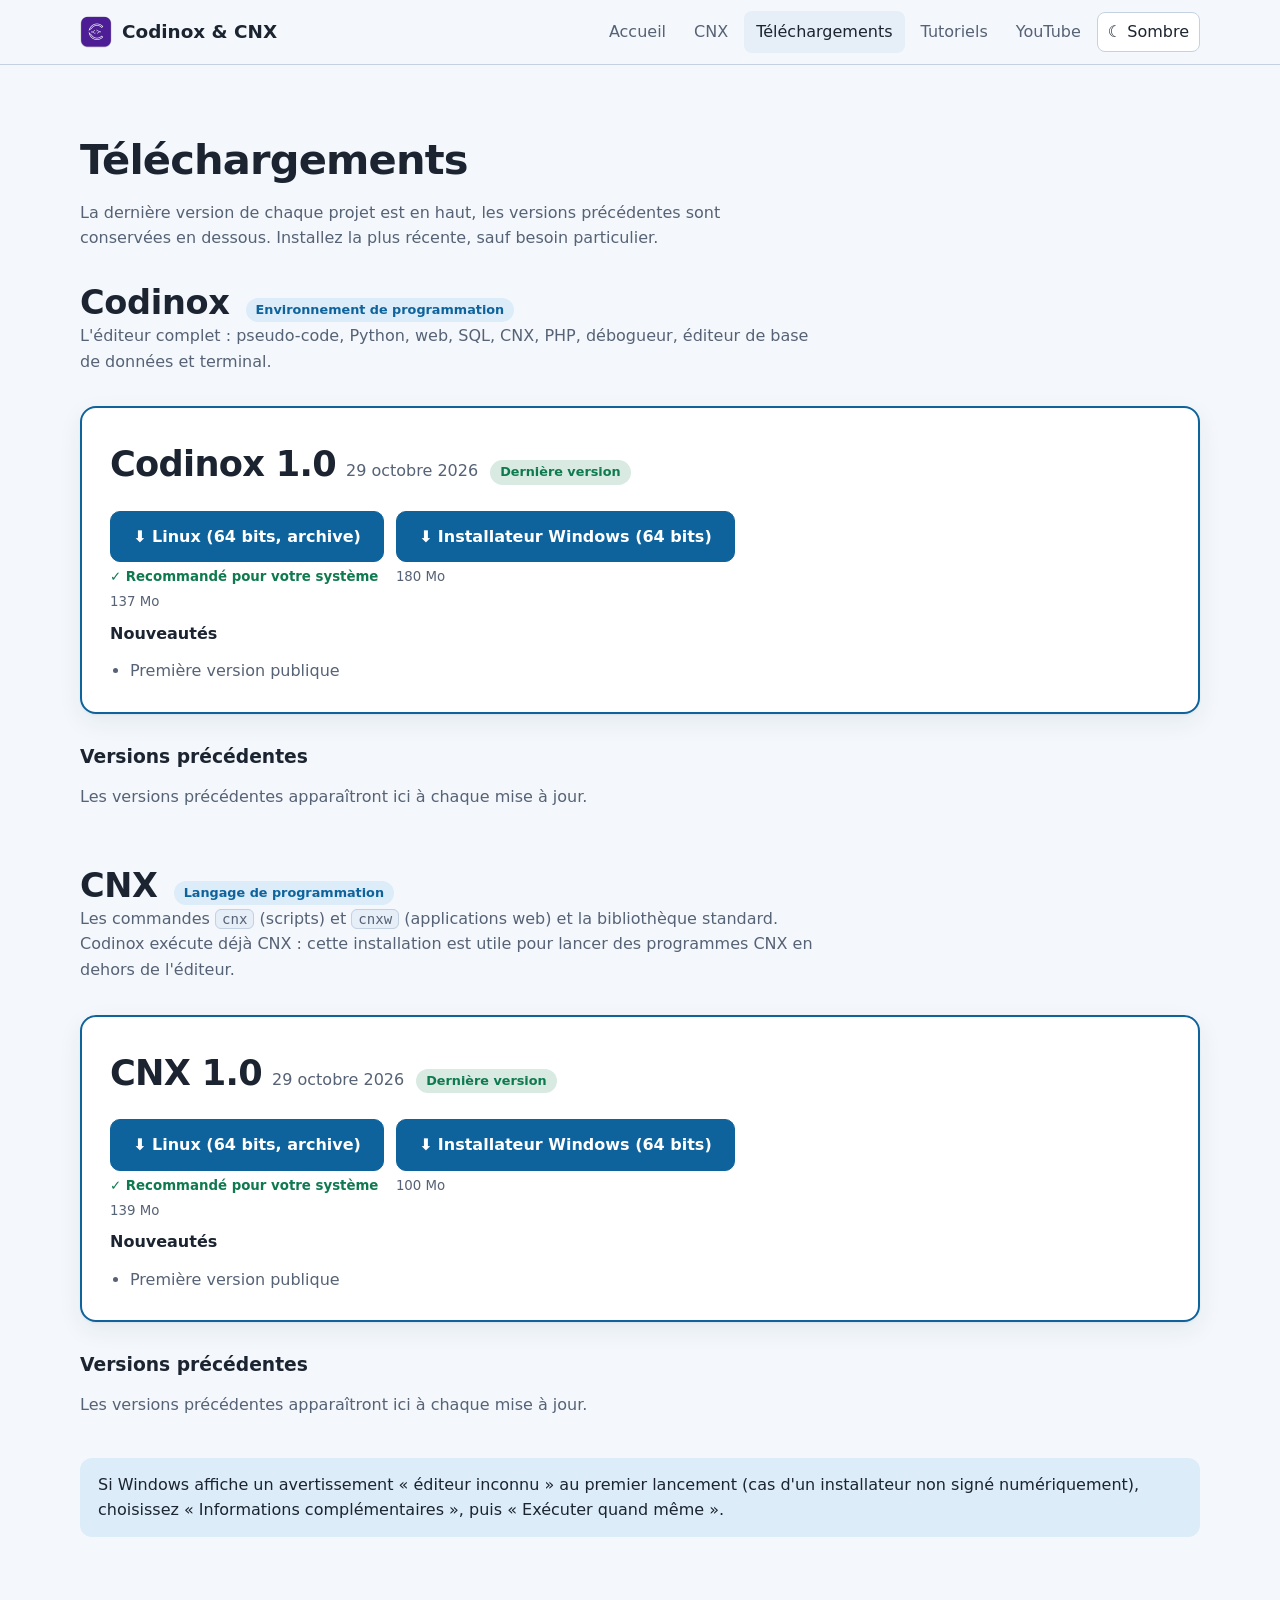
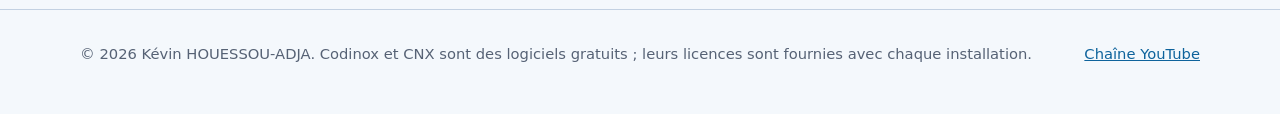
<file: docs/telechargements.html>
<!doctype html>
<html lang="fr">
<head>
<meta charset="utf-8">
<meta name="viewport" content="width=device-width, initial-scale=1">
<title>Téléchargements : Codinox et CNX</title>
<meta name="description" content="Dernière version et anciennes versions de Codinox et de CNX.">
<link rel="icon" type="image/png" href="img/favicon.png">
<link rel="stylesheet" href="style.css">
</head>
<body>
<header class="site-header">
  <div class="wrap">
    <a class="brand" href="index.html"><img src="img/codinox.png" alt="" width="32" height="32"><span>Codinox &amp; CNX</span></a>
    <nav class="nav" aria-label="Navigation principale">
      <a href="index.html">Accueil</a>
      <a href="cnx.html">CNX</a>
      <a href="telechargements.html" aria-current="page">Téléchargements</a>
      <a href="tutoriels.html">Tutoriels</a>
      <a class="yt-link" href="https://www.youtube.com/channel/UCrIPfDknOraA24e07dwppJg" rel="noopener">YouTube</a>
      <button class="theme-btn" type="button" aria-label="Changer de thème">☾ Sombre</button>
    </nav>
  </div>
</header>

<main>
<section>
  <div class="wrap">
    <h1 style="font-size:clamp(1.8rem,4vw,2.6rem)">Téléchargements</h1>
    <p class="sub">La dernière version de chaque projet est en haut, les versions précédentes sont conservées en dessous. Installez la plus récente, sauf besoin particulier.</p>

    <div id="codinox" style="scroll-margin-top:90px">
      <div class="dl-head"><h2>Codinox</h2><span class="badge">Environnement de programmation</span></div>
      <p class="sub">L'éditeur complet : pseudo-code, Python, web, SQL, CNX, PHP, débogueur, éditeur de base de données et terminal.</p>
      <div class="latest" data-latest="codinox"></div>
      <div class="history"><h3>Versions précédentes</h3><div data-history="codinox"></div></div>
    </div>

    <div id="cnx" style="scroll-margin-top:90px; margin-top:56px">
      <div class="dl-head"><h2>CNX</h2><span class="badge">Langage de programmation</span></div>
      <p class="sub">Les commandes <code>cnx</code> (scripts) et <code>cnxw</code> (applications web) et la bibliothèque standard. Codinox exécute déjà CNX : cette installation est utile pour lancer des programmes CNX en dehors de l'éditeur.</p>
      <div class="latest" data-latest="cnx"></div>
      <div class="history"><h3>Versions précédentes</h3><div data-history="cnx"></div></div>
    </div>

    <p class="note" style="margin-top:40px">Si Windows affiche un avertissement « éditeur inconnu » au premier lancement (cas d'un installateur non signé numériquement), choisissez « Informations complémentaires », puis « Exécuter quand même ».</p>
  </div>
</section>
</main>

<footer>
  <div class="wrap">
    <p>© <span data-year>2026</span> Kévin HOUESSOU-ADJA. Codinox et CNX sont des logiciels gratuits ; leurs licences sont fournies avec chaque installation.</p>
    <p><a class="yt-link" href="https://www.youtube.com/channel/UCrIPfDknOraA24e07dwppJg" rel="noopener">Chaîne YouTube</a></p>
  </div>
</footer>
<script src="data/releases.js"></script>
<script src="site.js"></script>
</body>
</html>
</file>
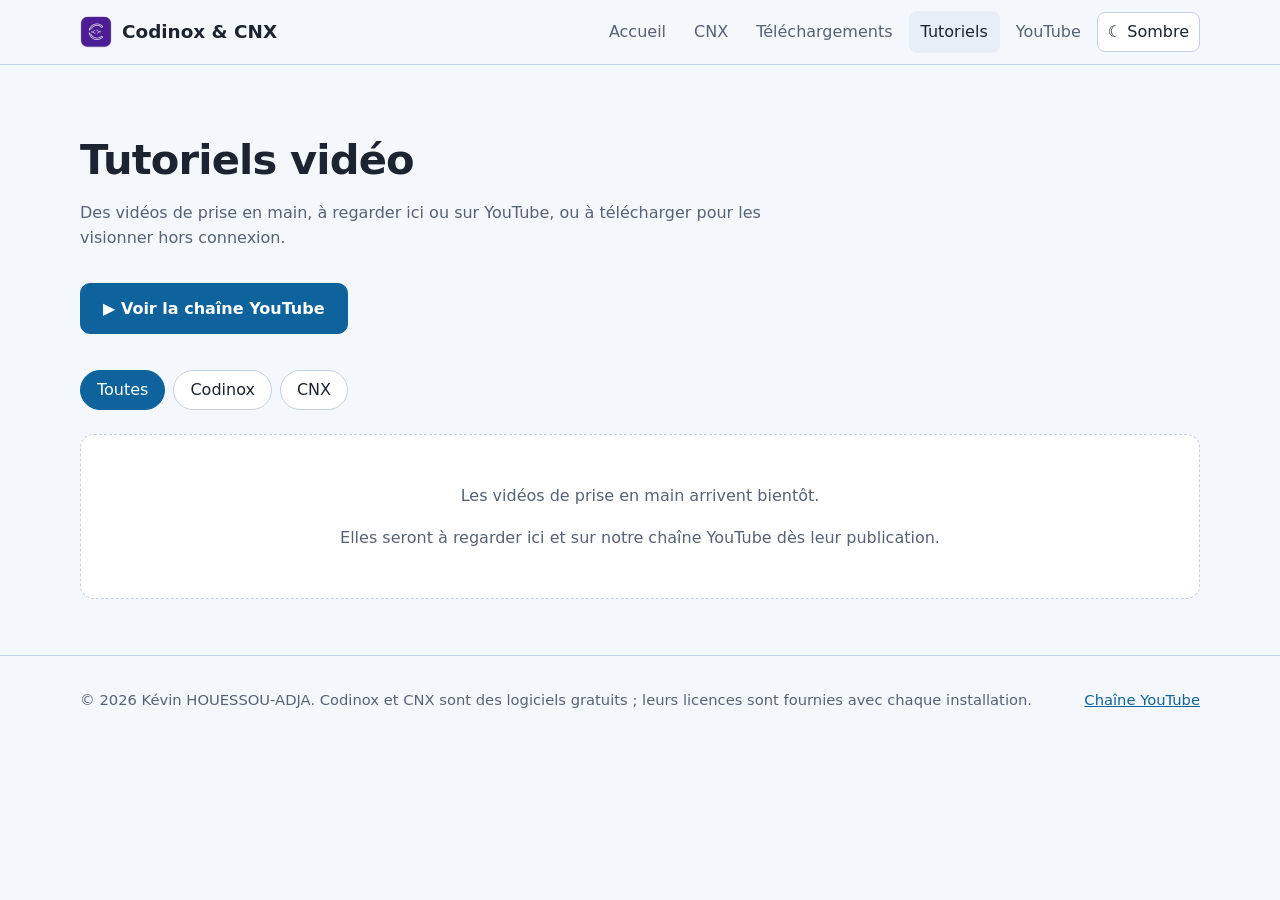
<file: docs/tutoriels.html>
<!doctype html>
<html lang="fr">
<head>
<meta charset="utf-8">
<meta name="viewport" content="width=device-width, initial-scale=1">
<title>Tutoriels vidéo : Codinox et CNX</title>
<meta name="description" content="Vidéos de prise en main de Codinox et du langage CNX, à regarder ou télécharger.">
<link rel="icon" type="image/png" href="img/favicon.png">
<link rel="stylesheet" href="style.css">
</head>
<body>
<header class="site-header">
  <div class="wrap">
    <a class="brand" href="index.html"><img src="img/codinox.png" alt="" width="32" height="32"><span>Codinox &amp; CNX</span></a>
    <nav class="nav" aria-label="Navigation principale">
      <a href="index.html">Accueil</a>
      <a href="cnx.html">CNX</a>
      <a href="telechargements.html">Téléchargements</a>
      <a href="tutoriels.html" aria-current="page">Tutoriels</a>
      <a class="yt-link" href="https://www.youtube.com/channel/UCrIPfDknOraA24e07dwppJg" rel="noopener">YouTube</a>
      <button class="theme-btn" type="button" aria-label="Changer de thème">☾ Sombre</button>
    </nav>
  </div>
</header>

<main>
<section>
  <div class="wrap">
    <h1 style="font-size:clamp(1.8rem,4vw,2.6rem)">Tutoriels vidéo</h1>
    <p class="sub">Des vidéos de prise en main, à regarder ici ou sur YouTube, ou à télécharger pour les visionner hors connexion.</p>
    <p><a class="btn yt-btn" href="https://www.youtube.com/channel/UCrIPfDknOraA24e07dwppJg" rel="noopener">▶ Voir la chaîne YouTube</a></p>
    <div class="tabs" id="video-tabs" role="group" aria-label="Filtrer par projet"></div>
    <div id="videos"></div>
  </div>
</section>
</main>

<footer>
  <div class="wrap">
    <p>© <span data-year>2026</span> Kévin HOUESSOU-ADJA. Codinox et CNX sont des logiciels gratuits ; leurs licences sont fournies avec chaque installation.</p>
    <p><a class="yt-link" href="https://www.youtube.com/channel/UCrIPfDknOraA24e07dwppJg" rel="noopener">Chaîne YouTube</a></p>
  </div>
</footer>
<script src="data/releases.js"></script>
<script src="site.js"></script>
</body>
</html>
</file>
<file: docs/style.css>
/* Codinox / CNX : site de présentation. Mêmes couleurs que l'IDE (bleu #0e639c, fonds bleutés, thème sombre #202226). */
:root {
  --bg: #f4f8fc; --surface: #ffffff; --soft: #e6eef7; --border: #c3d1e2;
  --text: #1b2430; --muted: #566275; --accent: #0e639c; --accent-hover: #0b5080; --accent-fg: #ffffff;
  --accent-soft: #dcecf8; --ok: #0f7a4f; --warn: #b45309; --code-bg: #1e1e1e; --code-fg: #d4d4d4;
  --shadow: 0 1px 2px rgba(20,40,70,.06), 0 8px 24px rgba(20,40,70,.07);
  --font: "Segoe UI", system-ui, -apple-system, "Helvetica Neue", Arial, sans-serif;
  --mono: Consolas, "SF Mono", Menlo, "DejaVu Sans Mono", monospace;
}
@media (prefers-color-scheme: dark) {
  :root:not([data-theme="light"]) {
    --bg: #1a1d22; --surface: #23272e; --soft: #2a3038; --border: #3a424d;
    --text: #e6e9ef; --muted: #a3abb9; --accent: #4aa3e0; --accent-hover: #6bb6ea; --accent-fg: #0f1a24;
    --accent-soft: #1f3447; --ok: #7cc38a; --warn: #f0b45a; --code-bg: #14161a; --code-fg: #d4d4d4;
    --shadow: 0 1px 2px rgba(0,0,0,.3), 0 8px 24px rgba(0,0,0,.25);
  }
}
:root[data-theme="dark"] {
  --bg: #1a1d22; --surface: #23272e; --soft: #2a3038; --border: #3a424d;
  --text: #e6e9ef; --muted: #a3abb9; --accent: #4aa3e0; --accent-hover: #6bb6ea; --accent-fg: #0f1a24;
  --accent-soft: #1f3447; --ok: #7cc38a; --warn: #f0b45a; --code-bg: #14161a; --code-fg: #d4d4d4;
  --shadow: 0 1px 2px rgba(0,0,0,.3), 0 8px 24px rgba(0,0,0,.25);
}
* { box-sizing: border-box; }
html { scroll-behavior: smooth; }
body { margin: 0; background: var(--bg); color: var(--text); font: 16px/1.6 var(--font); -webkit-font-smoothing: antialiased; }
img { max-width: 100%; height: auto; display: block; }
a { color: var(--accent); }
a:hover { color: var(--accent-hover); }
.wrap { width: min(1120px, 100% - 32px); margin: 0 auto; }
:focus-visible { outline: 3px solid var(--accent); outline-offset: 2px; border-radius: 4px; }

/* En-tête */
.site-header { position: sticky; top: 0; z-index: 20; background: color-mix(in srgb, var(--bg) 88%, transparent); backdrop-filter: blur(10px); border-bottom: 1px solid var(--border); }
.site-header .wrap { display: flex; align-items: center; gap: 20px; min-height: 64px; flex-wrap: wrap; }
.brand { display: flex; align-items: center; gap: 10px; font-weight: 700; font-size: 1.15rem; color: var(--text); text-decoration: none; }
.brand img { width: 32px; height: 32px; border-radius: 8px; }
.nav { display: flex; gap: 4px; margin-left: auto; align-items: center; flex-wrap: wrap; }
.nav a { color: var(--muted); text-decoration: none; padding: 8px 12px; border-radius: 8px; font-weight: 500; }
.nav a:hover, .nav a[aria-current="page"] { color: var(--text); background: var(--soft); }
.theme-btn { border: 1px solid var(--border); background: var(--surface); color: var(--text); border-radius: 8px; padding: 6px 10px; cursor: pointer; font: inherit; }
.theme-btn:hover { background: var(--soft); }

/* Boutons */
.btn { display: inline-flex; align-items: center; gap: 8px; padding: 12px 22px; border-radius: 10px; border: 1px solid var(--accent); background: var(--accent); color: var(--accent-fg); font: inherit; font-weight: 600; text-decoration: none; cursor: pointer; }
.btn:hover { background: var(--accent-hover); border-color: var(--accent-hover); color: var(--accent-fg); }
.btn.secondary { background: transparent; color: var(--accent); }
.btn.secondary:hover { background: var(--accent-soft); color: var(--accent-hover); }
.btn.small { padding: 8px 14px; font-size: .92rem; }
.btn[aria-disabled="true"] { background: var(--soft); border-color: var(--border); color: var(--muted); cursor: not-allowed; pointer-events: none; }

/* Accueil */
.hero { padding: 72px 0 40px; }
.hero .wrap { display: grid; grid-template-columns: 1.05fr .95fr; gap: 48px; align-items: center; }
.eyebrow { display: inline-block; font-size: .85rem; font-weight: 600; letter-spacing: .04em; text-transform: uppercase; color: var(--accent); background: var(--accent-soft); padding: 4px 12px; border-radius: 999px; }
h1 { font-size: clamp(2rem, 4.6vw, 3.3rem); line-height: 1.12; margin: 16px 0; letter-spacing: -.02em; }
.lead { font-size: 1.2rem; color: var(--muted); max-width: 34em; }
.cta { display: flex; gap: 12px; flex-wrap: wrap; margin-top: 28px; }
.hero-note { color: var(--muted); font-size: .92rem; margin-top: 14px; }
.shot { border: 1px solid var(--border); border-radius: 14px; box-shadow: var(--shadow); overflow: hidden; background: var(--surface); }
.shot img { width: 100%; }
.shot figcaption { padding: 10px 14px; font-size: .9rem; color: var(--muted); border-top: 1px solid var(--border); }
figure { margin: 0; }

/* Images cliquables (agrandissement) */
.shot { position: relative; }
.shot img[data-zoomable] { cursor: zoom-in; display: block; transition: transform .25s ease, filter .25s ease; }
.shot:hover img[data-zoomable] { transform: scale(1.025); filter: brightness(1.04); }
.shot.has-zoom::after { content: "🔍 Agrandir"; position: absolute; top: 10px; right: 10px; background: rgba(15,23,42,.84); color: #fff; font-size: .82rem; font-weight: 600; padding: 5px 12px; border-radius: 999px; opacity: 0; transform: translateY(-4px); transition: opacity .2s, transform .2s; pointer-events: none; }
.shot.has-zoom:hover::after, .shot.has-zoom:focus-within::after { opacity: 1; transform: none; }
@media (hover: none) { .shot.has-zoom::after { opacity: 1; transform: none; } }
html.lb-open { overflow: hidden; }
.lightbox { position: fixed; inset: 0; z-index: 1000; display: flex; align-items: center; justify-content: center; padding: 60px 16px 24px; background: rgba(6,10,20,.94); animation: lb-in .18s ease; }
@keyframes lb-in { from { opacity: 0; } to { opacity: 1; } }
.lightbox figure { margin: 0; display: flex; flex-direction: column; align-items: center; gap: 12px; max-width: 100%; }
.lightbox img { max-width: min(96vw, 1500px); max-height: calc(100vh - 160px); object-fit: contain; border-radius: 8px; background: #fff; box-shadow: 0 10px 50px rgba(0,0,0,.55); cursor: zoom-out; }
.lightbox figcaption { color: #e5e7eb; text-align: center; font-size: .98rem; max-width: 60em; }
.lb-btn { position: absolute; width: 46px; height: 46px; border-radius: 50%; border: 1px solid rgba(255,255,255,.4); background: rgba(255,255,255,.14); color: #fff; font-size: 1.5rem; line-height: 1; font-family: inherit; cursor: pointer; display: flex; align-items: center; justify-content: center; }
.lb-btn:hover { background: rgba(255,255,255,.3); }
.lb-btn:focus-visible { outline: 3px solid #fff; outline-offset: 2px; }
.lb-close { top: 12px; right: 14px; }
.lb-prev { left: 12px; top: calc(50% - 23px); }
.lb-next { right: 12px; top: calc(50% - 23px); }
.lb-count { position: absolute; top: 24px; left: 18px; color: #cbd5e1; font-size: .92rem; }
@media (prefers-reduced-motion: reduce) { .lightbox { animation: none; } .shot:hover img[data-zoomable] { transform: none; } }

/* Page CNX */
.ex { padding: 36px 0; border-top: 1px solid var(--border); }
.ex:first-of-type { border-top: 0; padding-top: 8px; }
.ex h3 { margin: 0 0 4px; font-size: 1.35rem; }
.ex > p { color: var(--muted); margin: 0 0 18px; max-width: 46em; }
pre.out { background: var(--soft); color: var(--text); border: 1px solid var(--border); border-left: 4px solid var(--ok); }
.ex .shot { margin-top: 16px; }
.steps { list-style: none; counter-reset: st; margin: 0; padding: 0; display: grid; gap: 12px; }
.steps li { counter-increment: st; display: flex; gap: 14px; align-items: flex-start; color: var(--text); }
.steps li::before { content: counter(st); flex: none; width: 28px; height: 28px; border-radius: 50%; background: var(--accent); color: var(--accent-fg); font-weight: 700; display: flex; align-items: center; justify-content: center; font-size: .9rem; margin-top: 1px; }
p code, li code, td code, .card code { font-family: var(--mono); font-size: .88em; background: var(--soft); border: 1px solid var(--border); border-radius: 6px; padding: 1px 6px; }
.tbl-wrap { overflow-x: auto; border: 1px solid var(--border); border-radius: 12px; background: var(--surface); }
.tbl { width: 100%; border-collapse: collapse; min-width: 620px; }
.tbl th, .tbl td { text-align: left; padding: 12px 16px; border-bottom: 1px solid var(--border); vertical-align: top; }
.tbl th { background: var(--soft); font-size: .85rem; text-transform: uppercase; letter-spacing: .04em; color: var(--muted); }
.tbl tr:last-child td { border-bottom: 0; }
.tbl .num { text-align: right; font-variant-numeric: tabular-nums; white-space: nowrap; }
.stats { display: grid; grid-template-columns: repeat(4, 1fr); gap: 16px; margin-top: 28px; }
.stat { background: var(--surface); border: 1px solid var(--border); border-radius: 14px; padding: 16px 18px; }
.stat b { display: block; font-size: 2rem; letter-spacing: -.02em; color: var(--accent); line-height: 1.1; }
.stat span { color: var(--muted); font-size: .92rem; }
.cols2 { display: grid; grid-template-columns: 1fr 1fr; gap: 28px; align-items: start; }
.cols2 > * { min-width: 0; }
@media (max-width: 860px) { .cols2, .stats { grid-template-columns: 1fr 1fr; } .cols2 { grid-template-columns: 1fr; } }
@media (max-width: 480px) { .stats { grid-template-columns: 1fr; } }

section { padding: 56px 0; }
section.alt { background: var(--surface); border-block: 1px solid var(--border); }
h2 { font-size: clamp(1.5rem, 3vw, 2.1rem); line-height: 1.2; margin: 0 0 8px; letter-spacing: -.01em; }
.sub { color: var(--muted); max-width: 46em; margin: 0 0 32px; }
.grid { display: grid; gap: 20px; }
.grid.two { grid-template-columns: repeat(2, 1fr); }
.grid.three { grid-template-columns: repeat(3, 1fr); }
.card { background: var(--surface); border: 1px solid var(--border); border-radius: 14px; padding: 24px; box-shadow: var(--shadow); }
section.alt .card { background: var(--bg); box-shadow: none; }
.card h3 { margin: 0 0 6px; font-size: 1.15rem; }
.card p { margin: 0; color: var(--muted); }
.card .icon { font-size: 1.6rem; line-height: 1; margin-bottom: 10px; }
.product { display: flex; flex-direction: column; gap: 14px; }
.product header { display: flex; align-items: center; gap: 14px; }
.product header img { width: 56px; height: 56px; border-radius: 12px; }
.product h3 { font-size: 1.4rem; }
.badge { display: inline-block; font-size: .8rem; font-weight: 600; padding: 2px 10px; border-radius: 999px; background: var(--accent-soft); color: var(--accent); }
.badge.ok { background: color-mix(in srgb, var(--ok) 16%, transparent); color: var(--ok); }
.chips { display: flex; flex-wrap: wrap; gap: 8px; margin: 0; padding: 0; list-style: none; }
.chips li { background: var(--soft); border: 1px solid var(--border); border-radius: 999px; padding: 3px 12px; font-size: .9rem; }
.product .actions { margin-top: auto; display: flex; gap: 10px; flex-wrap: wrap; }

/* Code CNX */
.code-pair { display: grid; grid-template-columns: 1fr 1fr; gap: 20px; }
pre { margin: 0; background: var(--code-bg); color: var(--code-fg); border-radius: 12px; padding: 18px 20px; overflow-x: auto; font: 14px/1.6 var(--mono); }
.code-title { font-size: .85rem; font-weight: 600; color: var(--muted); margin: 0 0 8px; text-transform: uppercase; letter-spacing: .04em; }
.k { color: #569cd6; } .s { color: #ce9178; } .c { color: #6a9955; } .n { color: #b5cea8; } .e { color: #f48771; }

.gallery { align-items: start; display: grid; grid-template-columns: repeat(3, 1fr); gap: 20px; }
.gallery .wide { grid-column: 1 / -1; }

/* Téléchargements */
.dl-head { display: flex; flex-wrap: wrap; gap: 16px; align-items: baseline; }
.dl-head h2 { margin: 0; }
.latest { border: 2px solid var(--accent); border-radius: 16px; background: var(--surface); padding: 28px; box-shadow: var(--shadow); }
.latest .ver { font-size: 2.2rem; font-weight: 800; letter-spacing: -.02em; }
.latest .meta { color: var(--muted); margin-left: 10px; }
.files { display: flex; flex-wrap: wrap; gap: 12px; margin: 18px 0 8px; }
.file { display: flex; flex-direction: column; gap: 4px; }
.file small { color: var(--muted); }
.file .reco { color: var(--ok); font-weight: 600; }
.notes { margin: 12px 0 0; padding-left: 20px; color: var(--muted); }
.history { margin-top: 28px; }
.history h3 { margin: 0 0 12px; }
.release { border: 1px solid var(--border); border-radius: 12px; background: var(--surface); margin-bottom: 10px; }
.release summary { cursor: pointer; padding: 14px 18px; display: flex; gap: 12px; align-items: center; flex-wrap: wrap; font-weight: 600; list-style: none; }
.release summary::-webkit-details-marker { display: none; }
.release summary::before { content: "▸"; color: var(--muted); transition: transform .15s; }
.release[open] summary::before { transform: rotate(90deg); }
.release .body { padding: 0 18px 18px; }
.release .date { color: var(--muted); font-weight: 400; margin-left: auto; }
.empty { border: 1px dashed var(--border); border-radius: 14px; padding: 32px; text-align: center; color: var(--muted); background: var(--surface); }
.tabs { display: flex; gap: 8px; margin-bottom: 24px; flex-wrap: wrap; }
.tab { border: 1px solid var(--border); background: var(--surface); color: var(--text); border-radius: 999px; padding: 6px 16px; cursor: pointer; font: inherit; }
.tab[aria-pressed="true"] { background: var(--accent); border-color: var(--accent); color: var(--accent-fg); }
.video { display: flex; flex-direction: column; gap: 10px; }
.video .tag { align-self: flex-start; }
.video .actions { margin-top: auto; display: flex; gap: 8px; flex-wrap: wrap; padding-top: 8px; }
.player { aspect-ratio: 16 / 9; border-radius: 10px; overflow: hidden; background: #0b1220; margin-bottom: 4px; }
.player iframe { width: 100%; height: 100%; border: 0; display: block; }
.player-btn { width: 100%; height: 100%; border: 0; cursor: pointer; display: flex; flex-direction: column; align-items: center; justify-content: center; gap: 8px; color: #e6e9ef; font: inherit; font-weight: 600; background: radial-gradient(circle at 50% 40%, #1b4f8f, #0b1220 70%); }
.player-btn span:first-child { font-size: 2.4rem; line-height: 1; }
.player-btn:hover { filter: brightness(1.15); }
.yt-btn { margin-bottom: 20px; }
.note { background: var(--accent-soft); border-radius: 12px; padding: 14px 18px; color: var(--text); }

footer { border-top: 1px solid var(--border); padding: 32px 0 48px; color: var(--muted); font-size: .92rem; }
footer .wrap { display: flex; flex-wrap: wrap; gap: 12px 32px; justify-content: space-between; }
footer p { margin: 0; }

@media (max-width: 860px) {
  .hero { padding-top: 40px; }
  .hero .wrap, .grid.two, .grid.three, .code-pair, .gallery { grid-template-columns: 1fr; }
  .nav { margin-left: 0; }
  .release .date { margin-left: 0; }
}
@media (prefers-reduced-motion: reduce) { html { scroll-behavior: auto; } * { transition: none !important; } }

/* Les éléments de grille peuvent rétrécir (sinon les blocs de code élargissent la page sur téléphone) */
.grid > *, .code-pair > *, .gallery > *, .hero .wrap > * { min-width: 0; }
.muted { color: var(--muted); }
pre.out { white-space: pre-wrap; overflow-wrap: anywhere; }
</file>
